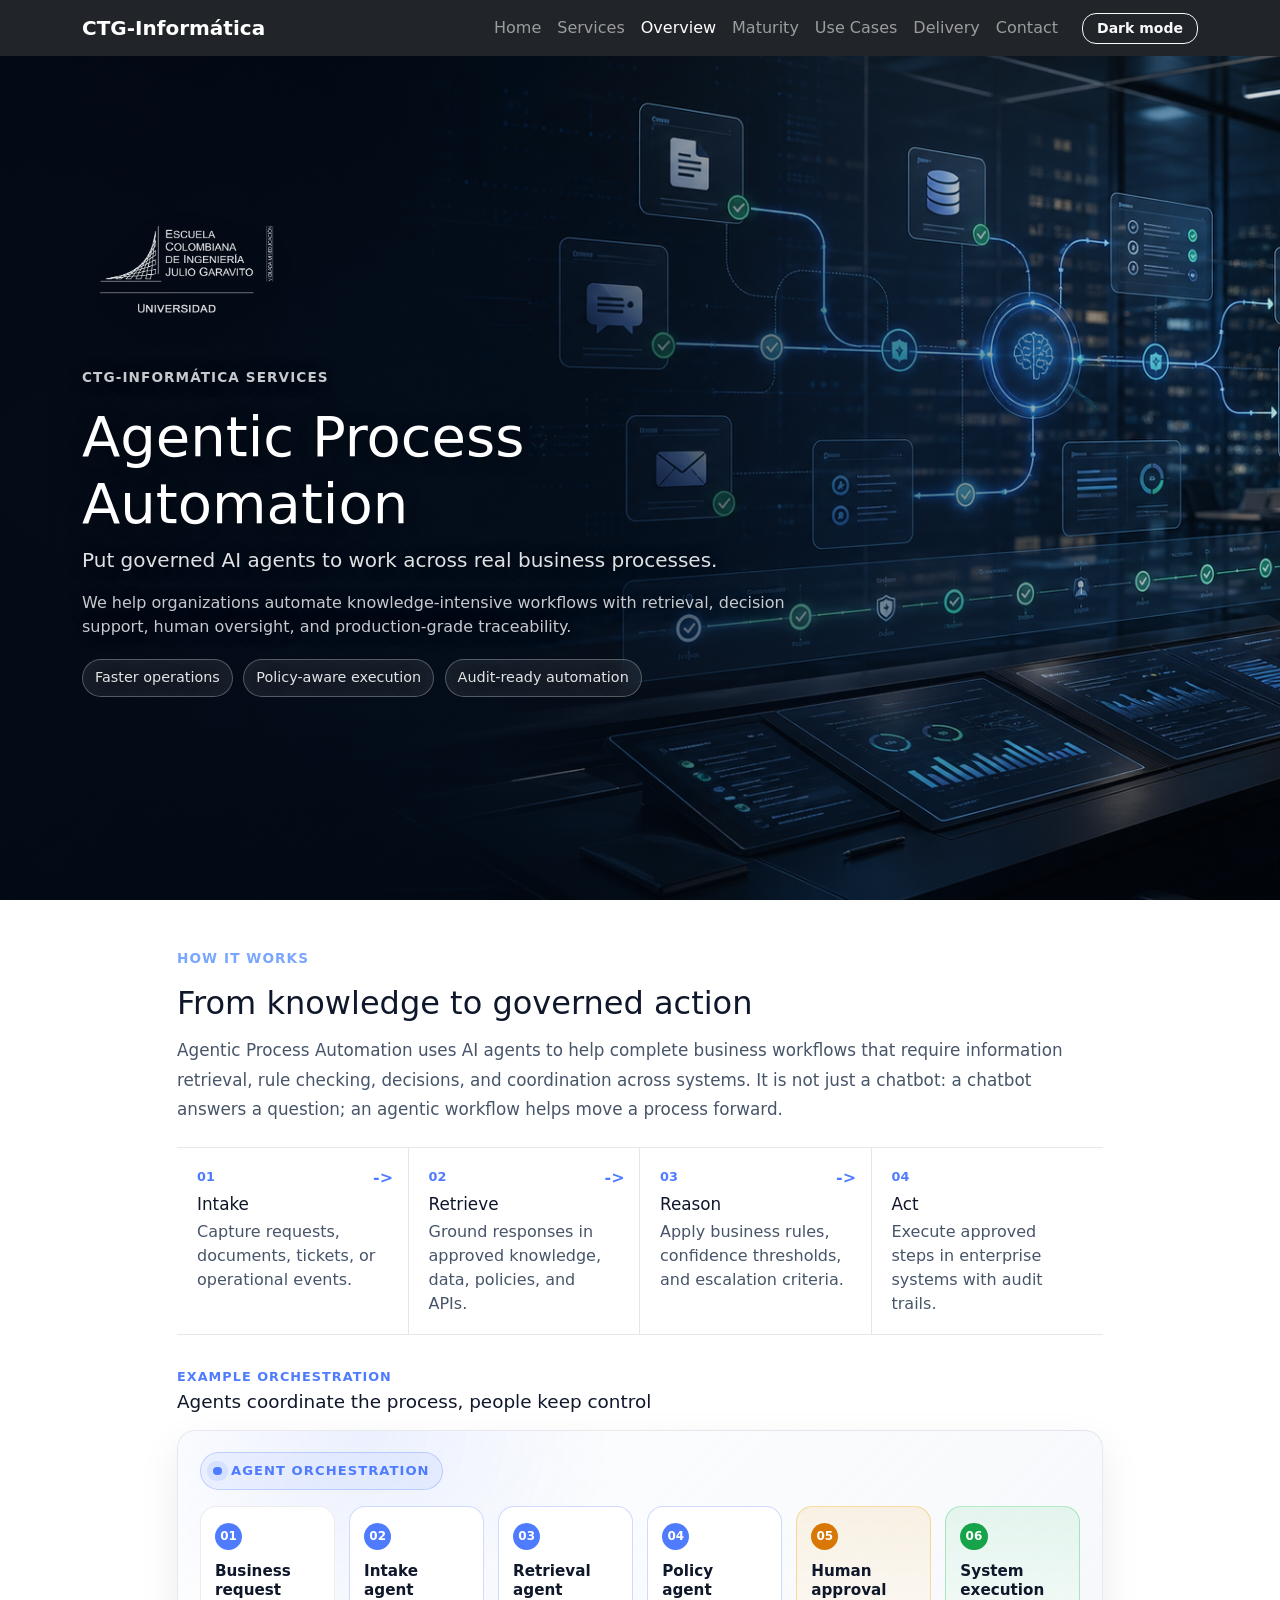
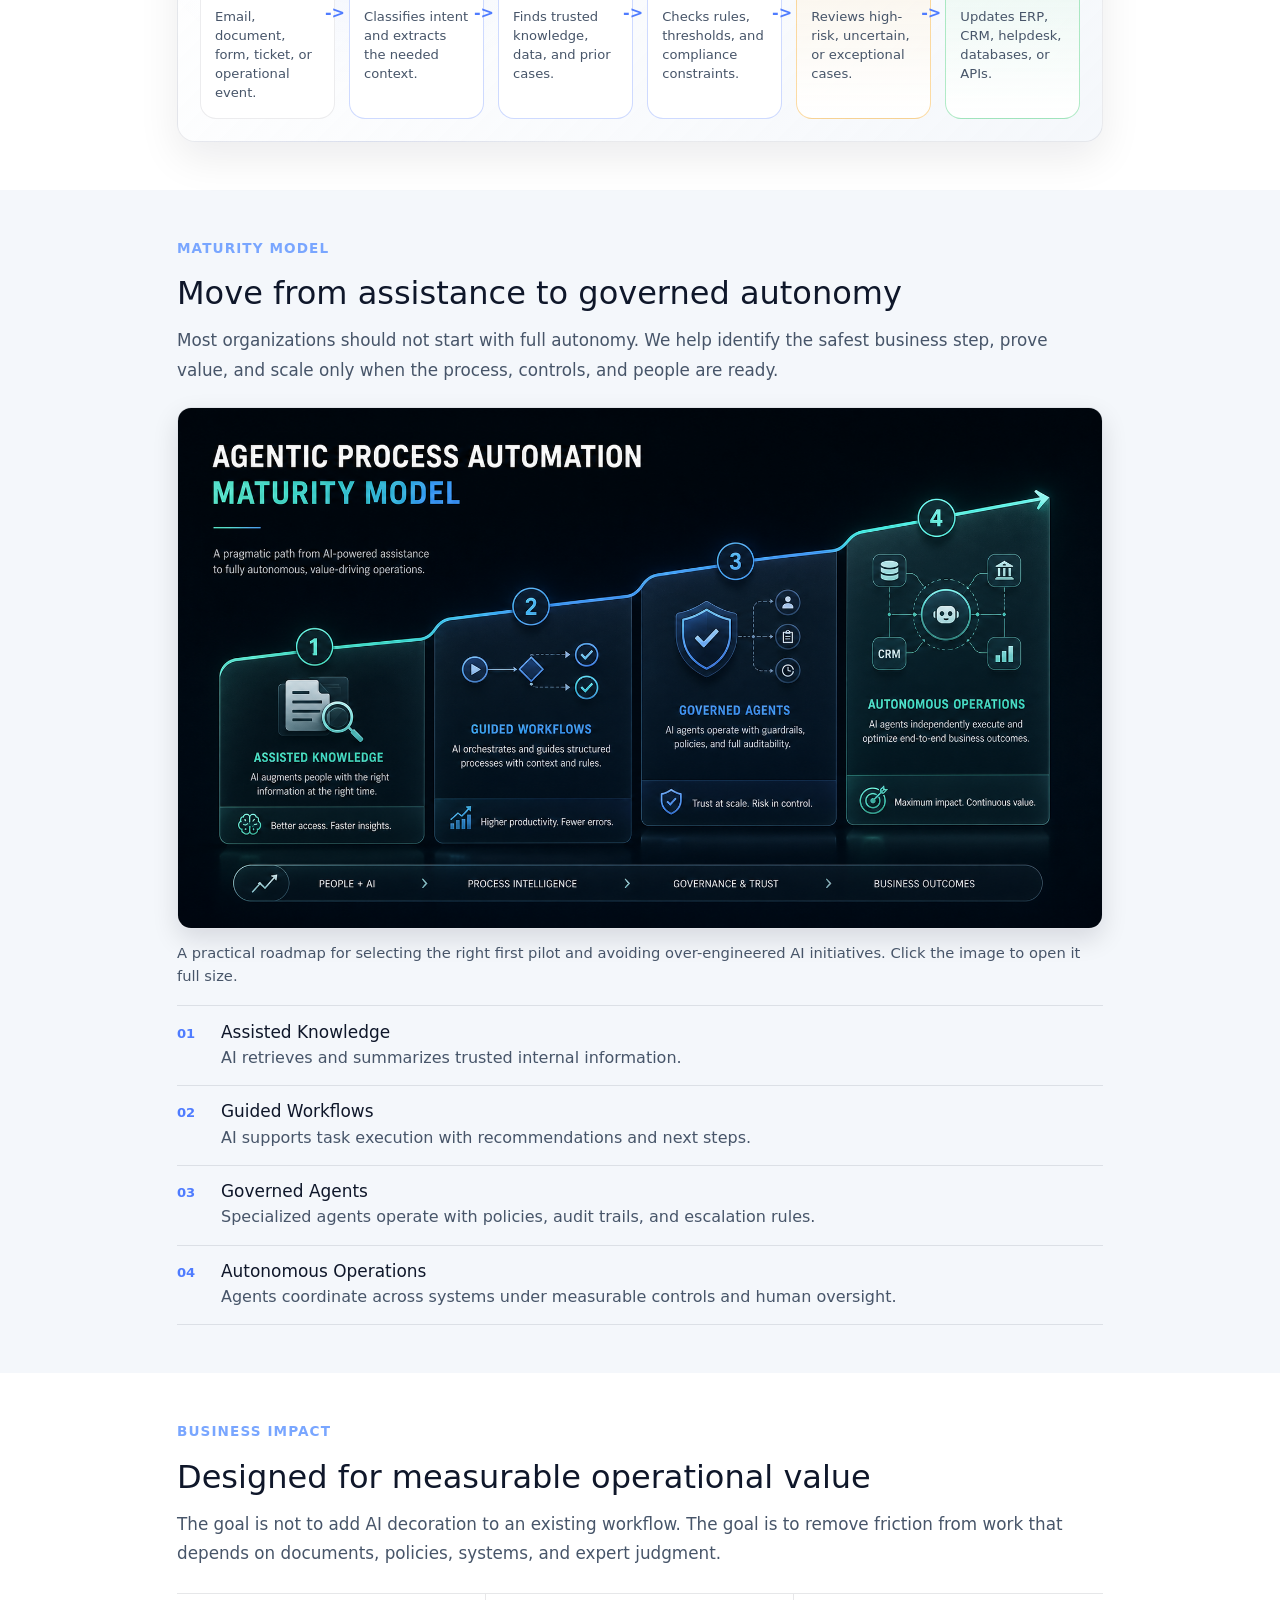
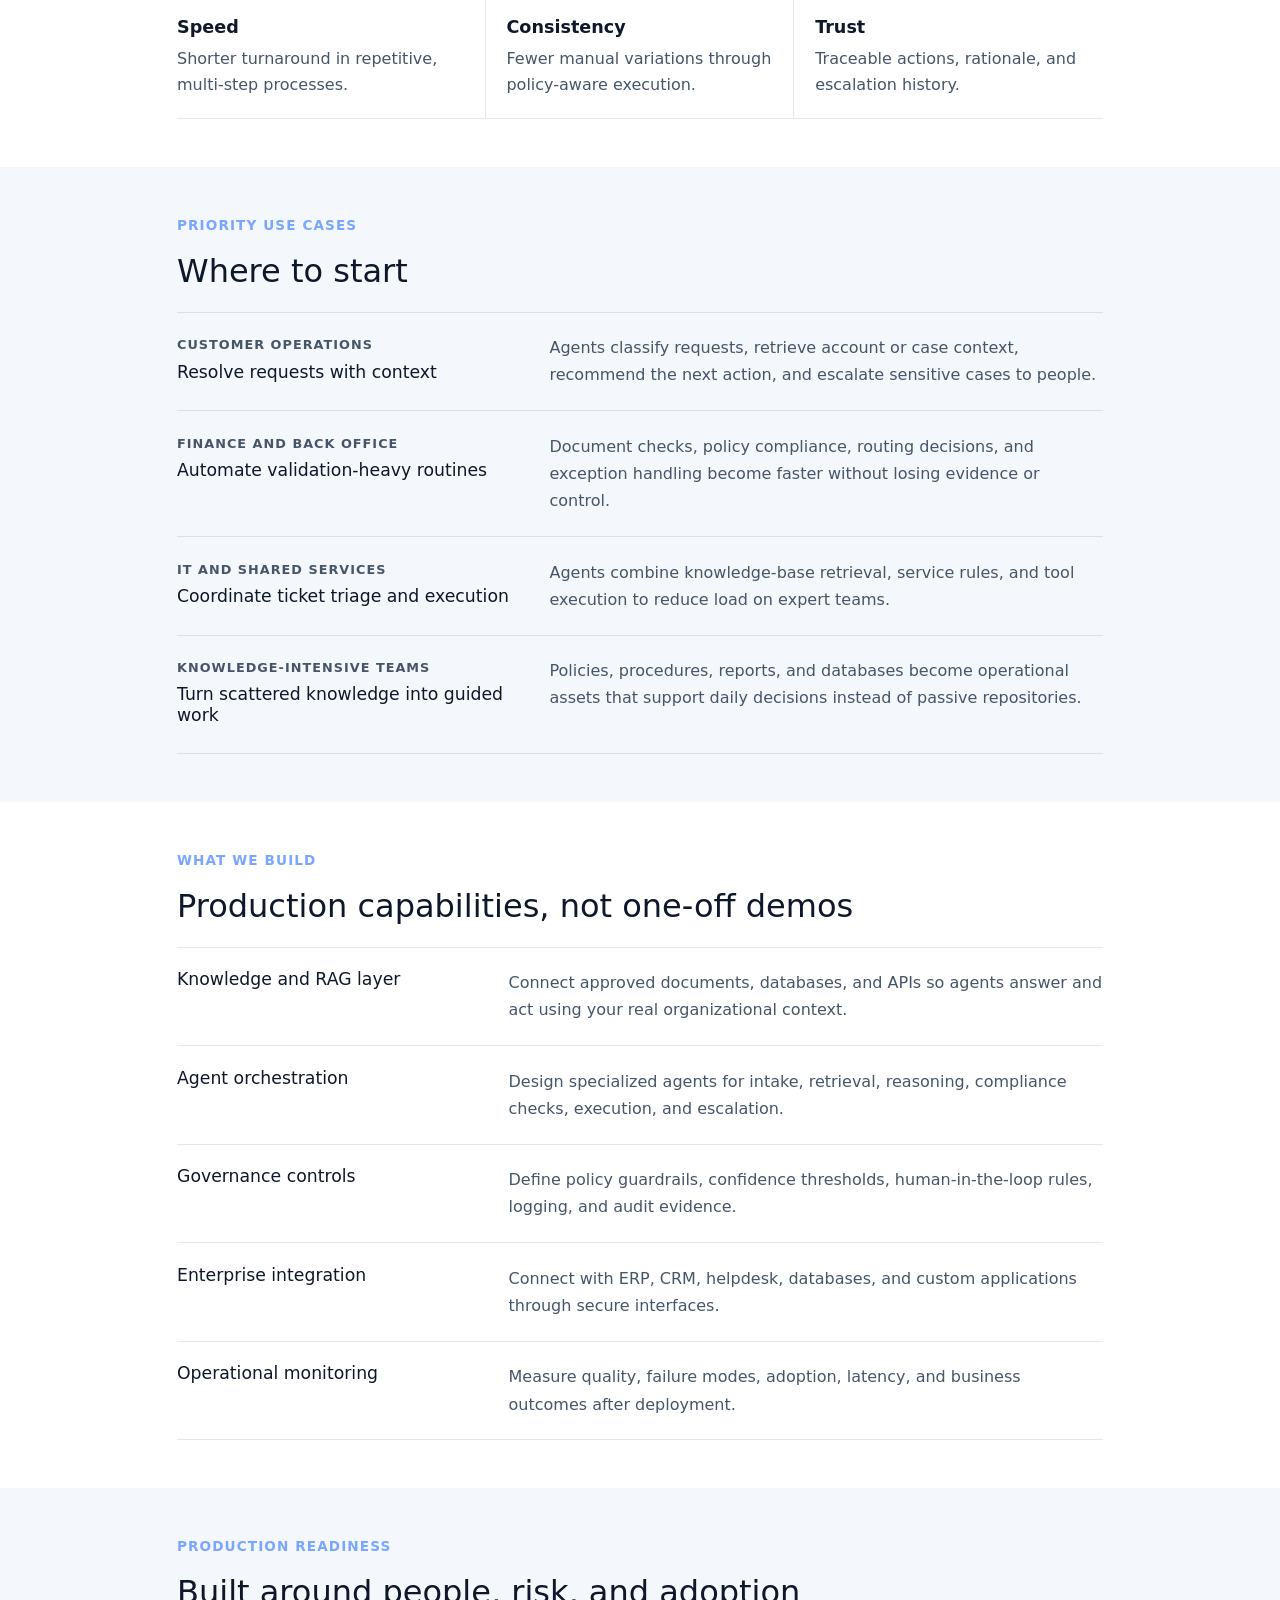
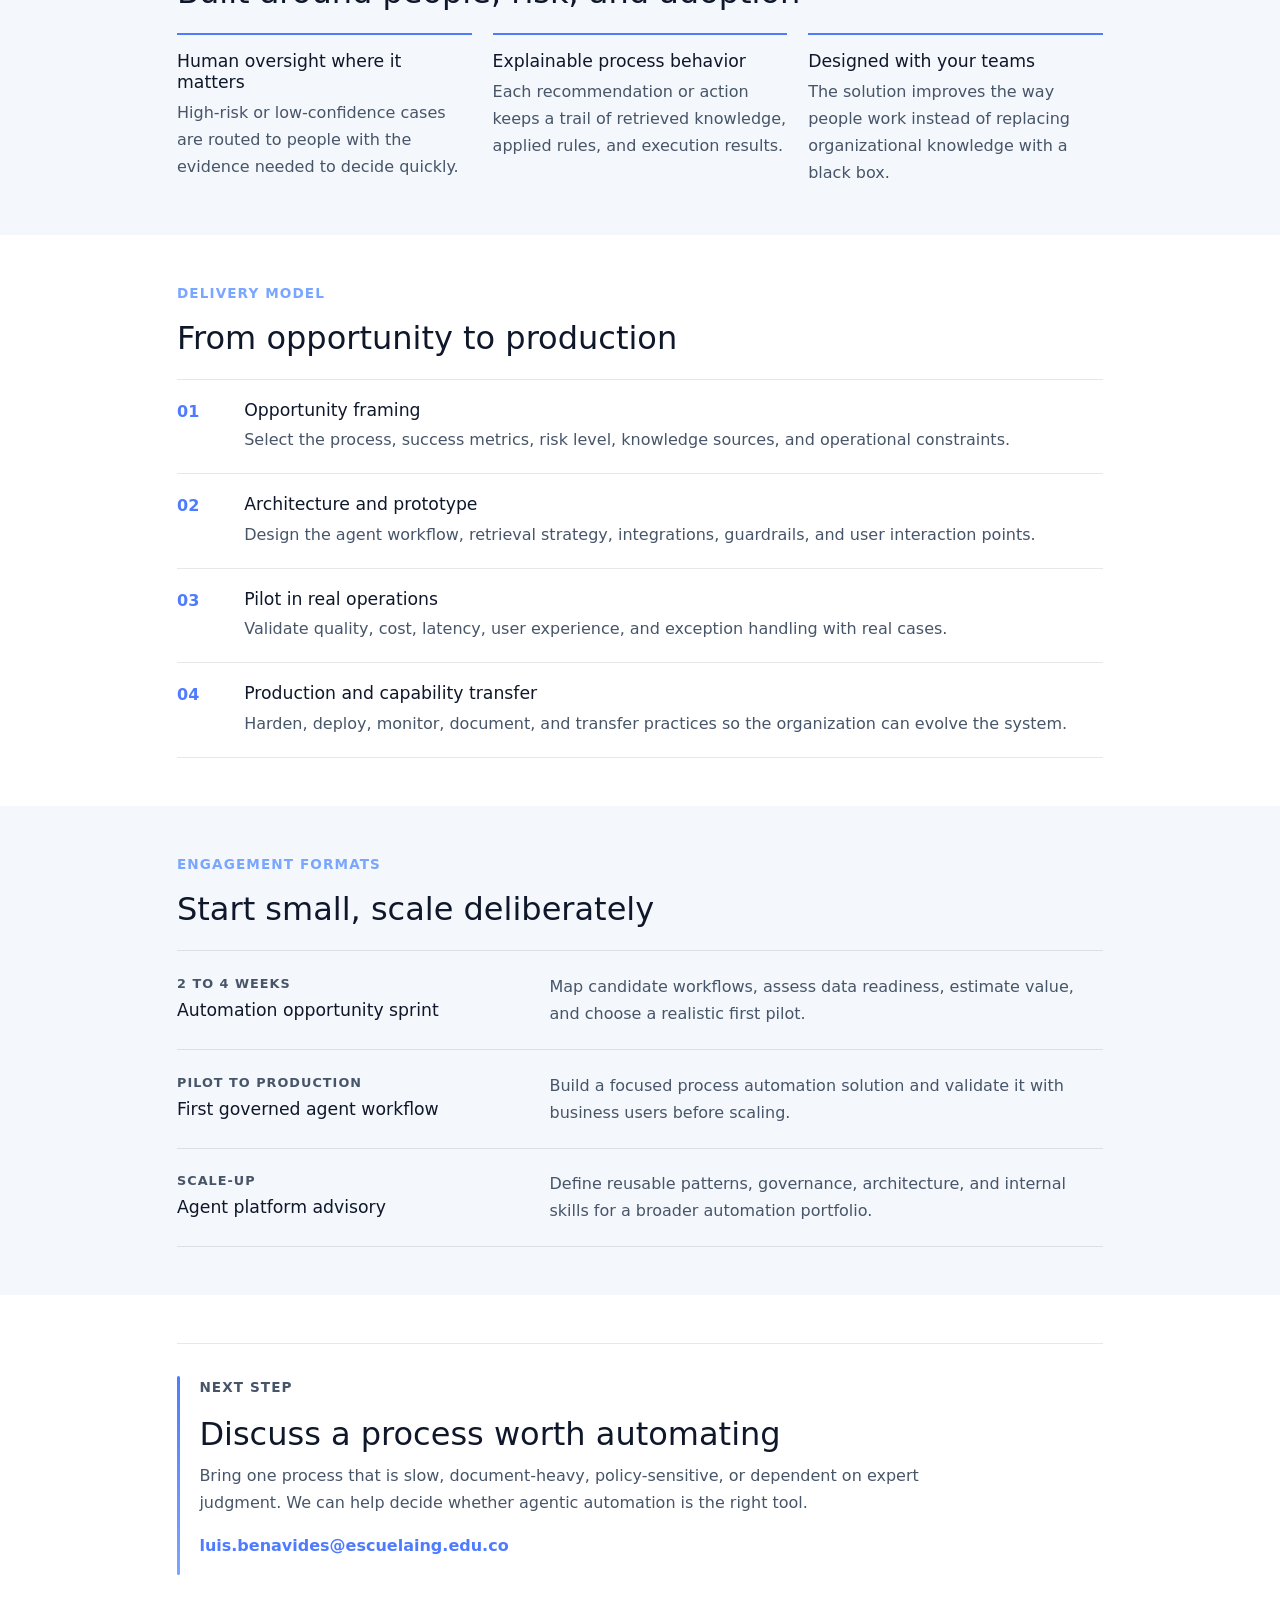
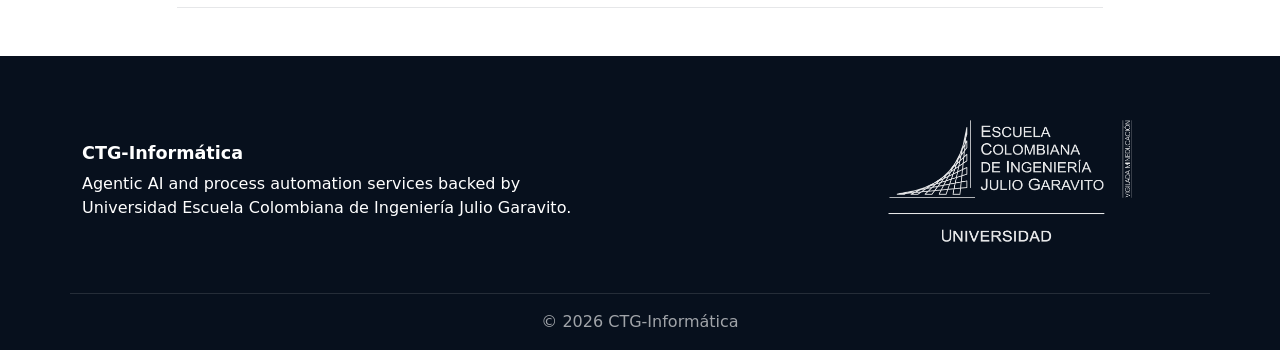
<file: agent-automation.html>
<!DOCTYPE html>
<html lang="en">
<head>
  <meta charset="UTF-8">
  <meta name="viewport" content="width=device-width, initial-scale=1">
  <title>CTG-Informática | Agentic Process Automation</title>
  <script>
    (function () {
      var storedTheme = null;
      try { storedTheme = localStorage.getItem('theme'); } catch (e) {}
      var systemDark = false;
      try { systemDark = window.matchMedia && window.matchMedia('(prefers-color-scheme: dark)').matches; } catch (e) {}
      if (storedTheme === 'dark' || (!storedTheme && systemDark)) {
        document.documentElement.setAttribute('data-theme', 'dark');
      }
    })();
  </script>
  <link href="https://cdn.jsdelivr.net/npm/bootstrap@5.3.3/dist/css/bootstrap.min.css" rel="stylesheet">
  <link href="assets/css/custom.css?v=20260527-landscape" rel="stylesheet">
</head>
<body data-bs-spy="scroll" data-bs-target="#mainNav">
<nav id="mainNav" class="navbar navbar-expand-lg navbar-dark bg-dark fixed-top">
  <div class="container">
    <a class="navbar-brand" href="index.html">CTG-Informática</a>
    <button class="navbar-toggler" data-bs-toggle="collapse" data-bs-target="#navContent">
      <span class="navbar-toggler-icon"></span>
    </button>
    <div class="collapse navbar-collapse" id="navContent">
      <ul class="navbar-nav ms-auto">
        <li class="nav-item"><a class="nav-link" href="index.html">Home</a></li>
        <li class="nav-item"><a class="nav-link" href="services.html">Services</a></li>
        <li class="nav-item"><a class="nav-link" href="#overview">Overview</a></li>
        <li class="nav-item"><a class="nav-link" href="#maturity">Maturity</a></li>
        <li class="nav-item"><a class="nav-link" href="#use-cases">Use Cases</a></li>
        <li class="nav-item"><a class="nav-link" href="#delivery">Delivery</a></li>
        <li class="nav-item"><a class="nav-link" href="#contact">Contact</a></li>
      </ul>
      <button id="themeToggle" class="btn btn-sm btn-outline-light theme-toggle ms-lg-3 mt-3 mt-lg-0" type="button" aria-label="Toggle color theme">Dark mode</button>
    </div>
  </div>
</nav>

<section id="overview" class="vh-100 d-flex align-items-center solution-hero agent-automation-hero">
  <div class="container">
    <div class="solution-hero-copy">
      <div class="hero-institutional-mark">
        <img src="assets/img/escuela-logo-white.png" width="260" alt="Universidad Escuela Colombiana de Ingeniería Julio Garavito">
      </div>
      <p class="solution-kicker">CTG-Informática Services</p>
      <h1 class="display-4">Agentic Process Automation</h1>
      <p class="lead">Put governed AI agents to work across real business processes.</p>
      <p>We help organizations automate knowledge-intensive workflows with retrieval, decision support, human oversight, and production-grade traceability.</p>
      <div class="solution-proof-strip">
        <span>Faster operations</span>
        <span>Policy-aware execution</span>
        <span>Audit-ready automation</span>
      </div>
    </div>
  </div>
</section>

<section id="how-it-works" class="py-5">
  <div class="container services-container">
    <p class="solution-eyebrow">How it works</p>
    <h2>From knowledge to governed action</h2>
    <p class="solution-section-lead">Agentic Process Automation uses AI agents to help complete business workflows that require information retrieval, rule checking, decisions, and coordination across systems. It is not just a chatbot: a chatbot answers a question; an agentic workflow helps move a process forward.</p>
    <div class="agent-flow" aria-label="Agentic process automation flow">
      <div class="agent-flow-step">
        <span class="agent-flow-index">01</span>
        <h3>Intake</h3>
        <p>Capture requests, documents, tickets, or operational events.</p>
      </div>
      <div class="agent-flow-step">
        <span class="agent-flow-index">02</span>
        <h3>Retrieve</h3>
        <p>Ground responses in approved knowledge, data, policies, and APIs.</p>
      </div>
      <div class="agent-flow-step">
        <span class="agent-flow-index">03</span>
        <h3>Reason</h3>
        <p>Apply business rules, confidence thresholds, and escalation criteria.</p>
      </div>
      <div class="agent-flow-step">
        <span class="agent-flow-index">04</span>
        <h3>Act</h3>
        <p>Execute approved steps in enterprise systems with audit trails.</p>
      </div>
    </div>
    <div class="orchestration-example">
      <p class="solution-row-meta">Example orchestration</p>
      <h3>Agents coordinate the process, people keep control</h3>
      <div class="orchestration-diagram" aria-label="Example process with orchestrated agents collaborating with humans">
        <div class="orchestration-hub">Agent Orchestration</div>
        <div class="orchestration-track">
          <article class="orchestration-node request">
            <span>01</span>
            <strong>Business request</strong>
            <small>Email, document, form, ticket, or operational event.</small>
          </article>
          <article class="orchestration-node agent">
            <span>02</span>
            <strong>Intake agent</strong>
            <small>Classifies intent and extracts the needed context.</small>
          </article>
          <article class="orchestration-node agent">
            <span>03</span>
            <strong>Retrieval agent</strong>
            <small>Finds trusted knowledge, data, and prior cases.</small>
          </article>
          <article class="orchestration-node agent">
            <span>04</span>
            <strong>Policy agent</strong>
            <small>Checks rules, thresholds, and compliance constraints.</small>
          </article>
          <article class="orchestration-node human">
            <span>05</span>
            <strong>Human approval</strong>
            <small>Reviews high-risk, uncertain, or exceptional cases.</small>
          </article>
          <article class="orchestration-node system">
            <span>06</span>
            <strong>System execution</strong>
            <small>Updates ERP, CRM, helpdesk, databases, or APIs.</small>
          </article>
        </div>
      </div>
    </div>
  </div>
</section>

<section id="maturity" class="py-5 bg-light">
  <div class="container services-container">
    <p class="solution-eyebrow">Maturity model</p>
    <h2>Move from assistance to governed autonomy</h2>
    <p class="solution-section-lead">Most organizations should not start with full autonomy. We help identify the safest business step, prove value, and scale only when the process, controls, and people are ready.</p>
    <figure class="solution-figure solution-figure-wide">
      <a href="assets/img/solutions/agentic-maturity-model.png" target="_blank" rel="noopener">
        <img class="solution-image" src="assets/img/solutions/agentic-maturity-model.png" alt="Agentic process automation maturity model">
      </a>
      <figcaption>A practical roadmap for selecting the right first pilot and avoiding over-engineered AI initiatives. Click the image to open it full size.</figcaption>
    </figure>
    <div class="maturity-ladder">
      <article class="maturity-row">
        <h3><span>01</span> Assisted Knowledge</h3>
        <p>AI retrieves and summarizes trusted internal information.</p>
      </article>
      <article class="maturity-row">
        <h3><span>02</span> Guided Workflows</h3>
        <p>AI supports task execution with recommendations and next steps.</p>
      </article>
      <article class="maturity-row">
        <h3><span>03</span> Governed Agents</h3>
        <p>Specialized agents operate with policies, audit trails, and escalation rules.</p>
      </article>
      <article class="maturity-row">
        <h3><span>04</span> Autonomous Operations</h3>
        <p>Agents coordinate across systems under measurable controls and human oversight.</p>
      </article>
    </div>
  </div>
</section>

<section class="py-5">
  <div class="container services-container">
    <p class="solution-eyebrow">Business impact</p>
    <h2>Designed for measurable operational value</h2>
    <p class="solution-section-lead">The goal is not to add AI decoration to an existing workflow. The goal is to remove friction from work that depends on documents, policies, systems, and expert judgment.</p>
    <div class="outcome-strip">
      <div class="outcome-metric">
        <strong>Speed</strong>
        <span>Shorter turnaround in repetitive, multi-step processes.</span>
      </div>
      <div class="outcome-metric">
        <strong>Consistency</strong>
        <span>Fewer manual variations through policy-aware execution.</span>
      </div>
      <div class="outcome-metric">
        <strong>Trust</strong>
        <span>Traceable actions, rationale, and escalation history.</span>
      </div>
    </div>
  </div>
</section>

<section id="use-cases" class="py-5 bg-light">
  <div class="container services-container">
    <p class="solution-eyebrow">Priority use cases</p>
    <h2>Where to start</h2>
    <div class="solution-row-list">
      <article class="solution-row">
        <div>
          <p class="solution-row-meta">Customer operations</p>
          <h3>Resolve requests with context</h3>
        </div>
        <p>Agents classify requests, retrieve account or case context, recommend the next action, and escalate sensitive cases to people.</p>
      </article>
      <article class="solution-row">
        <div>
          <p class="solution-row-meta">Finance and back office</p>
          <h3>Automate validation-heavy routines</h3>
        </div>
        <p>Document checks, policy compliance, routing decisions, and exception handling become faster without losing evidence or control.</p>
      </article>
      <article class="solution-row">
        <div>
          <p class="solution-row-meta">IT and shared services</p>
          <h3>Coordinate ticket triage and execution</h3>
        </div>
        <p>Agents combine knowledge-base retrieval, service rules, and tool execution to reduce load on expert teams.</p>
      </article>
      <article class="solution-row">
        <div>
          <p class="solution-row-meta">Knowledge-intensive teams</p>
          <h3>Turn scattered knowledge into guided work</h3>
        </div>
        <p>Policies, procedures, reports, and databases become operational assets that support daily decisions instead of passive repositories.</p>
      </article>
    </div>
  </div>
</section>

<section id="capabilities" class="py-5">
  <div class="container services-container">
    <p class="solution-eyebrow">What we build</p>
    <h2>Production capabilities, not one-off demos</h2>
    <div class="solution-row-list">
      <article class="solution-row compact">
        <h3>Knowledge and RAG layer</h3>
        <p>Connect approved documents, databases, and APIs so agents answer and act using your real organizational context.</p>
      </article>
      <article class="solution-row compact">
        <h3>Agent orchestration</h3>
        <p>Design specialized agents for intake, retrieval, reasoning, compliance checks, execution, and escalation.</p>
      </article>
      <article class="solution-row compact">
        <h3>Governance controls</h3>
        <p>Define policy guardrails, confidence thresholds, human-in-the-loop rules, logging, and audit evidence.</p>
      </article>
      <article class="solution-row compact">
        <h3>Enterprise integration</h3>
        <p>Connect with ERP, CRM, helpdesk, databases, and custom applications through secure interfaces.</p>
      </article>
      <article class="solution-row compact">
        <h3>Operational monitoring</h3>
        <p>Measure quality, failure modes, adoption, latency, and business outcomes after deployment.</p>
      </article>
    </div>
  </div>
</section>

<section id="production" class="py-5 bg-light">
  <div class="container services-container">
    <p class="solution-eyebrow">Production readiness</p>
    <h2>Built around people, risk, and adoption</h2>
    <div class="production-grid">
      <article>
        <h3>Human oversight where it matters</h3>
        <p>High-risk or low-confidence cases are routed to people with the evidence needed to decide quickly.</p>
      </article>
      <article>
        <h3>Explainable process behavior</h3>
        <p>Each recommendation or action keeps a trail of retrieved knowledge, applied rules, and execution results.</p>
      </article>
      <article>
        <h3>Designed with your teams</h3>
        <p>The solution improves the way people work instead of replacing organizational knowledge with a black box.</p>
      </article>
    </div>
  </div>
</section>

<section id="delivery" class="py-5">
  <div class="container services-container">
    <p class="solution-eyebrow">Delivery model</p>
    <h2>From opportunity to production</h2>
    <div class="phase-list">
      <article class="phase-row">
        <span>01</span>
        <div>
          <h3>Opportunity framing</h3>
          <p>Select the process, success metrics, risk level, knowledge sources, and operational constraints.</p>
        </div>
      </article>
      <article class="phase-row">
        <span>02</span>
        <div>
          <h3>Architecture and prototype</h3>
          <p>Design the agent workflow, retrieval strategy, integrations, guardrails, and user interaction points.</p>
        </div>
      </article>
      <article class="phase-row">
        <span>03</span>
        <div>
          <h3>Pilot in real operations</h3>
          <p>Validate quality, cost, latency, user experience, and exception handling with real cases.</p>
        </div>
      </article>
      <article class="phase-row">
        <span>04</span>
        <div>
          <h3>Production and capability transfer</h3>
          <p>Harden, deploy, monitor, document, and transfer practices so the organization can evolve the system.</p>
        </div>
      </article>
    </div>
  </div>
</section>

<section id="engagement" class="py-5 bg-light">
  <div class="container services-container">
    <p class="solution-eyebrow">Engagement formats</p>
    <h2>Start small, scale deliberately</h2>
    <div class="solution-row-list">
      <article class="solution-row">
        <div>
          <p class="solution-row-meta">2 to 4 weeks</p>
          <h3>Automation opportunity sprint</h3>
        </div>
        <p>Map candidate workflows, assess data readiness, estimate value, and choose a realistic first pilot.</p>
      </article>
      <article class="solution-row">
        <div>
          <p class="solution-row-meta">Pilot to production</p>
          <h3>First governed agent workflow</h3>
        </div>
        <p>Build a focused process automation solution and validate it with business users before scaling.</p>
      </article>
      <article class="solution-row">
        <div>
          <p class="solution-row-meta">Scale-up</p>
          <h3>Agent platform advisory</h3>
        </div>
        <p>Define reusable patterns, governance, architecture, and internal skills for a broader automation portfolio.</p>
      </article>
    </div>
  </div>
</section>

<section id="contact" class="py-5 solution-contact-section">
  <div class="container services-container">
    <div class="contact-note contact-note-final">
      <p class="solution-eyebrow">Next step</p>
      <h2>Discuss a process worth automating</h2>
      <p>Bring one process that is slow, document-heavy, policy-sensitive, or dependent on expert judgment. We can help decide whether agentic automation is the right tool.</p>
      <p><a href="mailto:luis.benavides@escuelaing.edu.co?subject=Agentic%20Process%20Automation%20Consulting">luis.benavides@escuelaing.edu.co</a></p>
    </div>
  </div>
</section>

<footer class="site-institutional-footer text-white">
  <div class="container footer-institutional-content">
    <div>
      <p class="footer-group">CTG-Informática</p>
      <p>Agentic AI and process automation services backed by Universidad Escuela Colombiana de Ingeniería Julio Garavito.</p>
    </div>
    <img class="footer-school-logo" src="assets/img/escuela-logo-white.png" width="360" alt="Universidad Escuela Colombiana de Ingeniería Julio Garavito">
  </div>
  <p class="footer-copy">© 2026 CTG-Informática</p>
</footer>

<script src="https://cdn.jsdelivr.net/npm/bootstrap@5.3.3/dist/js/bootstrap.bundle.min.js"></script>
<script src="assets/js/main.js"></script>
</body>
</html>
</file>
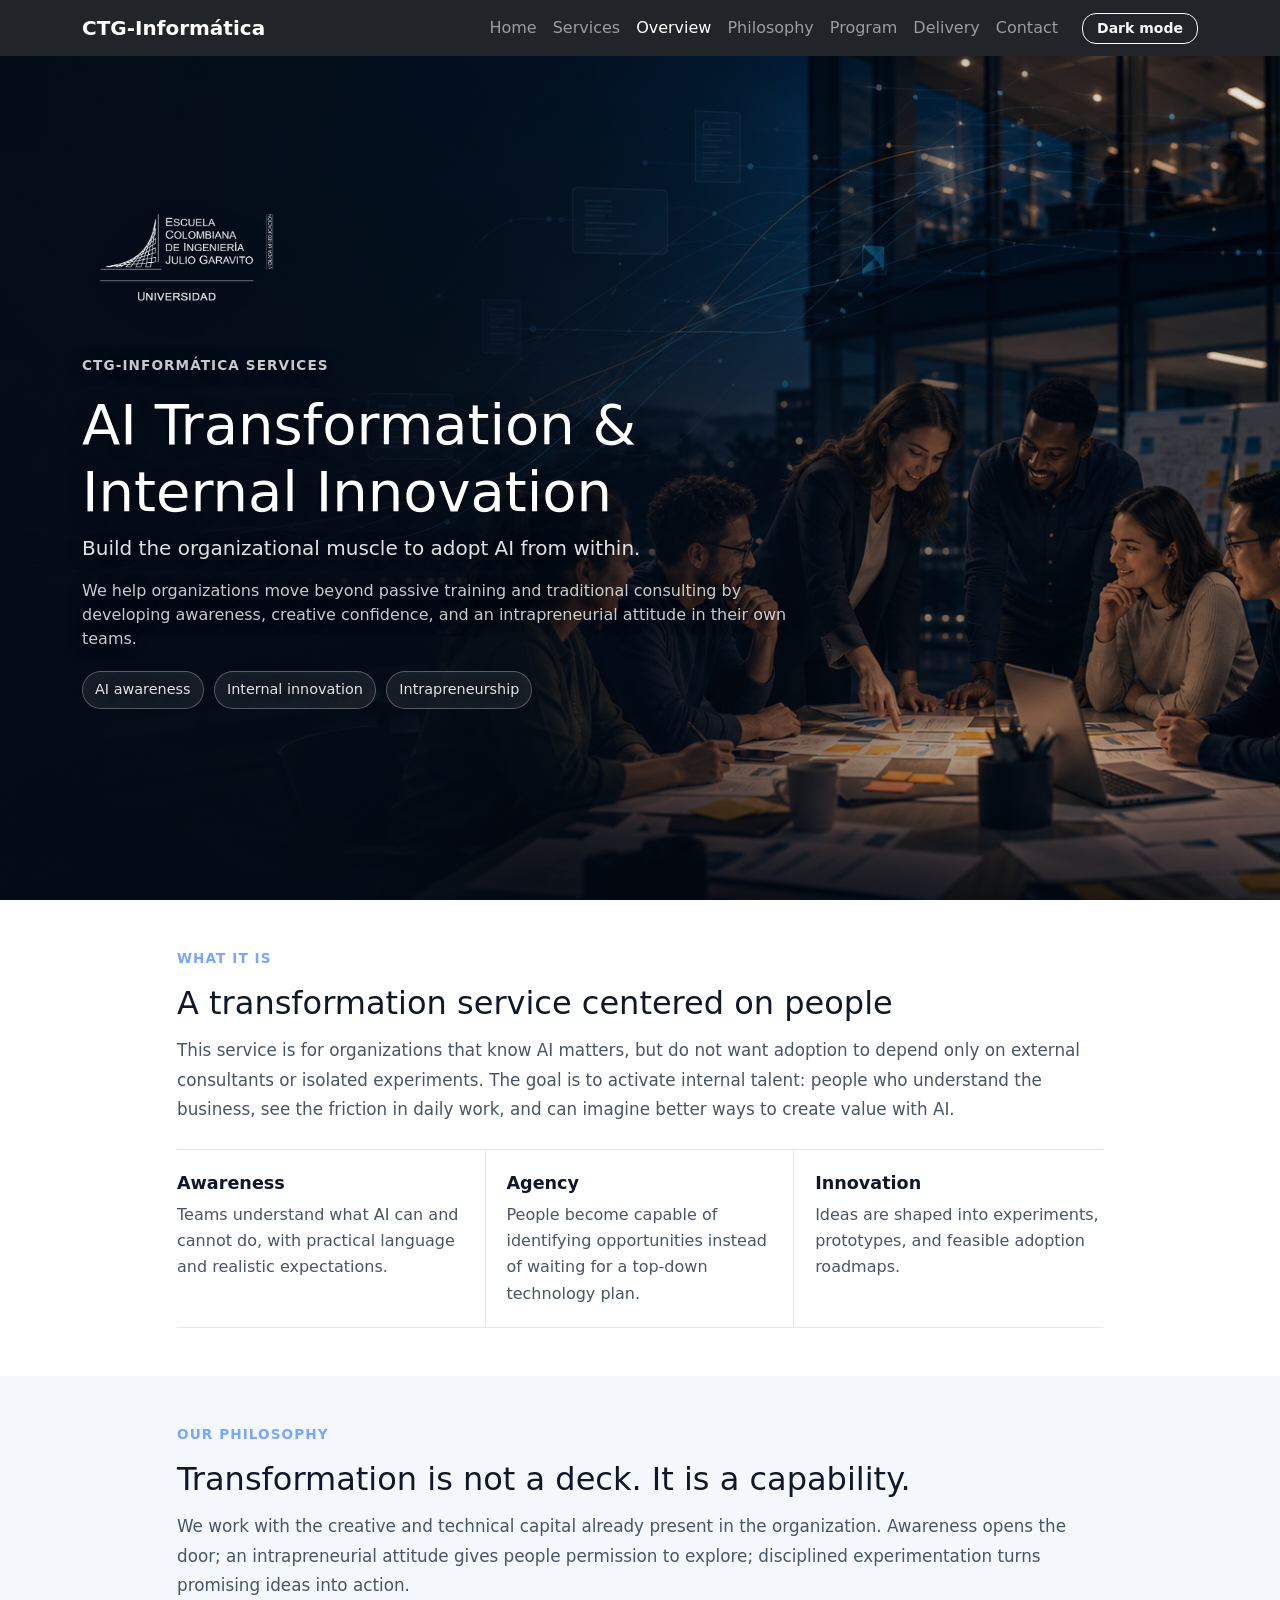
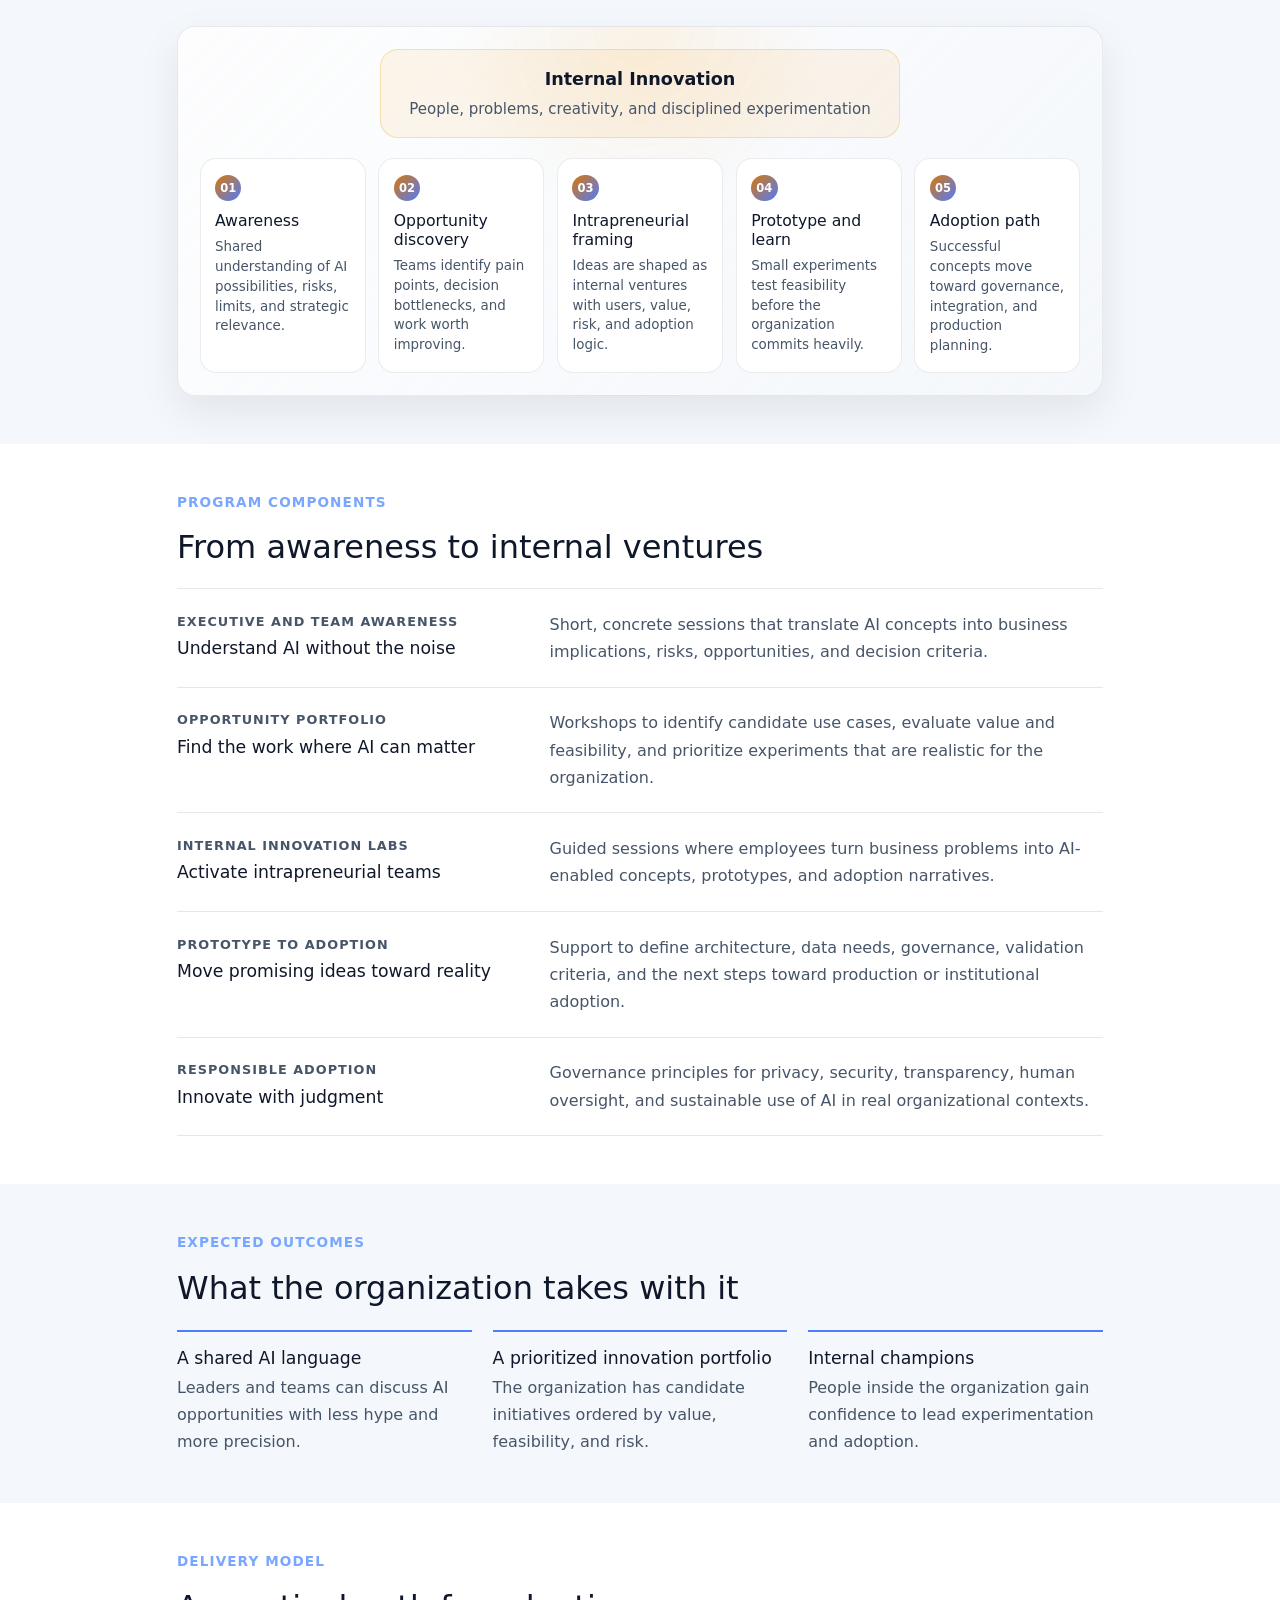
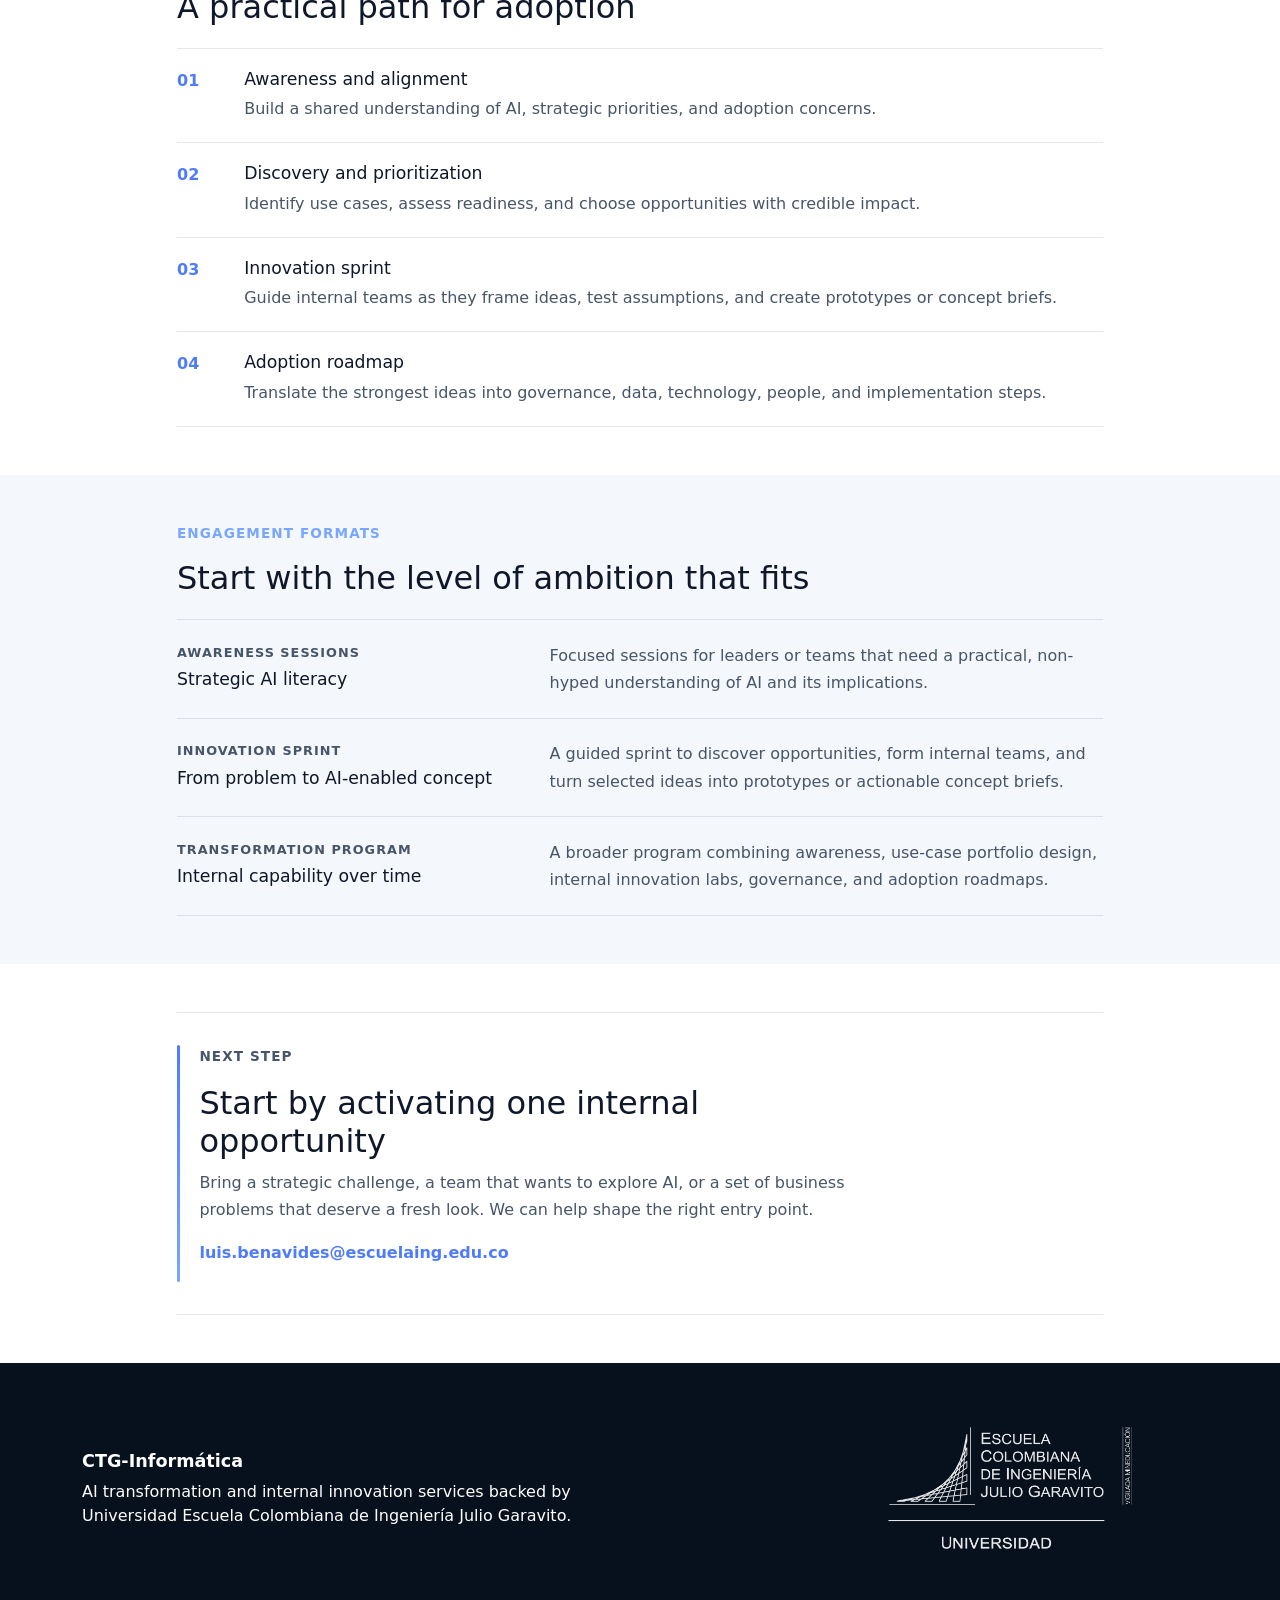
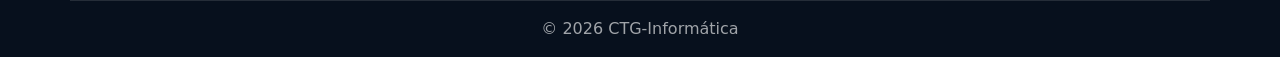
<file: ai-transformation.html>
<!DOCTYPE html>
<html lang="en">
<head>
  <meta charset="UTF-8">
  <meta name="viewport" content="width=device-width, initial-scale=1">
  <title>CTG-Informática | AI Transformation & Internal Innovation</title>
  <script>
    (function () {
      var storedTheme = null;
      try { storedTheme = localStorage.getItem('theme'); } catch (e) {}
      var systemDark = false;
      try { systemDark = window.matchMedia && window.matchMedia('(prefers-color-scheme: dark)').matches; } catch (e) {}
      if (storedTheme === 'dark' || (!storedTheme && systemDark)) {
        document.documentElement.setAttribute('data-theme', 'dark');
      }
    })();
  </script>
  <link href="https://cdn.jsdelivr.net/npm/bootstrap@5.3.3/dist/css/bootstrap.min.css" rel="stylesheet">
  <link href="assets/css/custom.css?v=20260527-landscape" rel="stylesheet">
</head>
<body data-bs-spy="scroll" data-bs-target="#mainNav">
<nav id="mainNav" class="navbar navbar-expand-lg navbar-dark bg-dark fixed-top">
  <div class="container">
    <a class="navbar-brand" href="index.html">CTG-Informática</a>
    <button class="navbar-toggler" data-bs-toggle="collapse" data-bs-target="#navContent">
      <span class="navbar-toggler-icon"></span>
    </button>
    <div class="collapse navbar-collapse" id="navContent">
      <ul class="navbar-nav ms-auto">
        <li class="nav-item"><a class="nav-link" href="index.html">Home</a></li>
        <li class="nav-item"><a class="nav-link" href="services.html">Services</a></li>
        <li class="nav-item"><a class="nav-link" href="#overview">Overview</a></li>
        <li class="nav-item"><a class="nav-link" href="#philosophy">Philosophy</a></li>
        <li class="nav-item"><a class="nav-link" href="#program">Program</a></li>
        <li class="nav-item"><a class="nav-link" href="#delivery">Delivery</a></li>
        <li class="nav-item"><a class="nav-link" href="#contact">Contact</a></li>
      </ul>
      <button id="themeToggle" class="btn btn-sm btn-outline-light theme-toggle ms-lg-3 mt-3 mt-lg-0" type="button" aria-label="Toggle color theme">Dark mode</button>
    </div>
  </div>
</nav>

<section id="overview" class="vh-100 d-flex align-items-center solution-hero ai-transformation-hero">
  <div class="container">
    <div class="solution-hero-copy">
      <div class="hero-institutional-mark">
        <img src="assets/img/escuela-logo-white.png" width="260" alt="Universidad Escuela Colombiana de Ingeniería Julio Garavito">
      </div>
      <p class="solution-kicker">CTG-Informática Services</p>
      <h1 class="display-4">AI Transformation & Internal Innovation</h1>
      <p class="lead">Build the organizational muscle to adopt AI from within.</p>
      <p>We help organizations move beyond passive training and traditional consulting by developing awareness, creative confidence, and an intrapreneurial attitude in their own teams.</p>
      <div class="solution-proof-strip">
        <span>AI awareness</span>
        <span>Internal innovation</span>
        <span>Intrapreneurship</span>
      </div>
    </div>
  </div>
</section>

<section id="what-it-is" class="py-5">
  <div class="container services-container">
    <p class="solution-eyebrow">What it is</p>
    <h2>A transformation service centered on people</h2>
    <p class="solution-section-lead">This service is for organizations that know AI matters, but do not want adoption to depend only on external consultants or isolated experiments. The goal is to activate internal talent: people who understand the business, see the friction in daily work, and can imagine better ways to create value with AI.</p>
    <div class="outcome-strip">
      <div class="outcome-metric">
        <strong>Awareness</strong>
        <span>Teams understand what AI can and cannot do, with practical language and realistic expectations.</span>
      </div>
      <div class="outcome-metric">
        <strong>Agency</strong>
        <span>People become capable of identifying opportunities instead of waiting for a top-down technology plan.</span>
      </div>
      <div class="outcome-metric">
        <strong>Innovation</strong>
        <span>Ideas are shaped into experiments, prototypes, and feasible adoption roadmaps.</span>
      </div>
    </div>
  </div>
</section>

<section id="philosophy" class="py-5 bg-light">
  <div class="container services-container">
    <p class="solution-eyebrow">Our philosophy</p>
    <h2>Transformation is not a deck. It is a capability.</h2>
    <p class="solution-section-lead">We work with the creative and technical capital already present in the organization. Awareness opens the door; an intrapreneurial attitude gives people permission to explore; disciplined experimentation turns promising ideas into action.</p>
    <div class="transformation-loop" aria-label="Internal AI innovation operating model">
      <div class="loop-center">
        <strong>Internal Innovation</strong>
        <span>People, problems, creativity, and disciplined experimentation</span>
      </div>
      <div class="loop-steps">
        <article class="loop-step">
          <span>01</span>
          <h3>Awareness</h3>
          <p>Shared understanding of AI possibilities, risks, limits, and strategic relevance.</p>
        </article>
        <article class="loop-step">
          <span>02</span>
          <h3>Opportunity discovery</h3>
          <p>Teams identify pain points, decision bottlenecks, and work worth improving.</p>
        </article>
        <article class="loop-step">
          <span>03</span>
          <h3>Intrapreneurial framing</h3>
          <p>Ideas are shaped as internal ventures with users, value, risk, and adoption logic.</p>
        </article>
        <article class="loop-step">
          <span>04</span>
          <h3>Prototype and learn</h3>
          <p>Small experiments test feasibility before the organization commits heavily.</p>
        </article>
        <article class="loop-step">
          <span>05</span>
          <h3>Adoption path</h3>
          <p>Successful concepts move toward governance, integration, and production planning.</p>
        </article>
      </div>
    </div>
  </div>
</section>

<section id="program" class="py-5">
  <div class="container services-container">
    <p class="solution-eyebrow">Program components</p>
    <h2>From awareness to internal ventures</h2>
    <div class="solution-row-list">
      <article class="solution-row">
        <div>
          <p class="solution-row-meta">Executive and team awareness</p>
          <h3>Understand AI without the noise</h3>
        </div>
        <p>Short, concrete sessions that translate AI concepts into business implications, risks, opportunities, and decision criteria.</p>
      </article>
      <article class="solution-row">
        <div>
          <p class="solution-row-meta">Opportunity portfolio</p>
          <h3>Find the work where AI can matter</h3>
        </div>
        <p>Workshops to identify candidate use cases, evaluate value and feasibility, and prioritize experiments that are realistic for the organization.</p>
      </article>
      <article class="solution-row">
        <div>
          <p class="solution-row-meta">Internal innovation labs</p>
          <h3>Activate intrapreneurial teams</h3>
        </div>
        <p>Guided sessions where employees turn business problems into AI-enabled concepts, prototypes, and adoption narratives.</p>
      </article>
      <article class="solution-row">
        <div>
          <p class="solution-row-meta">Prototype to adoption</p>
          <h3>Move promising ideas toward reality</h3>
        </div>
        <p>Support to define architecture, data needs, governance, validation criteria, and the next steps toward production or institutional adoption.</p>
      </article>
      <article class="solution-row">
        <div>
          <p class="solution-row-meta">Responsible adoption</p>
          <h3>Innovate with judgment</h3>
        </div>
        <p>Governance principles for privacy, security, transparency, human oversight, and sustainable use of AI in real organizational contexts.</p>
      </article>
    </div>
  </div>
</section>

<section id="outcomes" class="py-5 bg-light">
  <div class="container services-container">
    <p class="solution-eyebrow">Expected outcomes</p>
    <h2>What the organization takes with it</h2>
    <div class="production-grid">
      <article>
        <h3>A shared AI language</h3>
        <p>Leaders and teams can discuss AI opportunities with less hype and more precision.</p>
      </article>
      <article>
        <h3>A prioritized innovation portfolio</h3>
        <p>The organization has candidate initiatives ordered by value, feasibility, and risk.</p>
      </article>
      <article>
        <h3>Internal champions</h3>
        <p>People inside the organization gain confidence to lead experimentation and adoption.</p>
      </article>
    </div>
  </div>
</section>

<section id="delivery" class="py-5">
  <div class="container services-container">
    <p class="solution-eyebrow">Delivery model</p>
    <h2>A practical path for adoption</h2>
    <div class="phase-list">
      <article class="phase-row">
        <span>01</span>
        <div>
          <h3>Awareness and alignment</h3>
          <p>Build a shared understanding of AI, strategic priorities, and adoption concerns.</p>
        </div>
      </article>
      <article class="phase-row">
        <span>02</span>
        <div>
          <h3>Discovery and prioritization</h3>
          <p>Identify use cases, assess readiness, and choose opportunities with credible impact.</p>
        </div>
      </article>
      <article class="phase-row">
        <span>03</span>
        <div>
          <h3>Innovation sprint</h3>
          <p>Guide internal teams as they frame ideas, test assumptions, and create prototypes or concept briefs.</p>
        </div>
      </article>
      <article class="phase-row">
        <span>04</span>
        <div>
          <h3>Adoption roadmap</h3>
          <p>Translate the strongest ideas into governance, data, technology, people, and implementation steps.</p>
        </div>
      </article>
    </div>
  </div>
</section>

<section id="engagement" class="py-5 bg-light">
  <div class="container services-container">
    <p class="solution-eyebrow">Engagement formats</p>
    <h2>Start with the level of ambition that fits</h2>
    <div class="solution-row-list">
      <article class="solution-row">
        <div>
          <p class="solution-row-meta">Awareness sessions</p>
          <h3>Strategic AI literacy</h3>
        </div>
        <p>Focused sessions for leaders or teams that need a practical, non-hyped understanding of AI and its implications.</p>
      </article>
      <article class="solution-row">
        <div>
          <p class="solution-row-meta">Innovation sprint</p>
          <h3>From problem to AI-enabled concept</h3>
        </div>
        <p>A guided sprint to discover opportunities, form internal teams, and turn selected ideas into prototypes or actionable concept briefs.</p>
      </article>
      <article class="solution-row">
        <div>
          <p class="solution-row-meta">Transformation program</p>
          <h3>Internal capability over time</h3>
        </div>
        <p>A broader program combining awareness, use-case portfolio design, internal innovation labs, governance, and adoption roadmaps.</p>
      </article>
    </div>
  </div>
</section>

<section id="contact" class="py-5 solution-contact-section">
  <div class="container services-container">
    <div class="contact-note contact-note-final">
      <p class="solution-eyebrow">Next step</p>
      <h2>Start by activating one internal opportunity</h2>
      <p>Bring a strategic challenge, a team that wants to explore AI, or a set of business problems that deserve a fresh look. We can help shape the right entry point.</p>
      <p><a href="mailto:luis.benavides@escuelaing.edu.co?subject=AI%20Transformation%20and%20Internal%20Innovation">luis.benavides@escuelaing.edu.co</a></p>
    </div>
  </div>
</section>

<footer class="site-institutional-footer text-white">
  <div class="container footer-institutional-content">
    <div>
      <p class="footer-group">CTG-Informática</p>
      <p>AI transformation and internal innovation services backed by Universidad Escuela Colombiana de Ingeniería Julio Garavito.</p>
    </div>
    <img class="footer-school-logo" src="assets/img/escuela-logo-white.png" width="360" alt="Universidad Escuela Colombiana de Ingeniería Julio Garavito">
  </div>
  <p class="footer-copy">© 2026 CTG-Informática</p>
</footer>

<script src="https://cdn.jsdelivr.net/npm/bootstrap@5.3.3/dist/js/bootstrap.bundle.min.js"></script>
<script src="assets/js/main.js"></script>
</body>
</html>
</file>
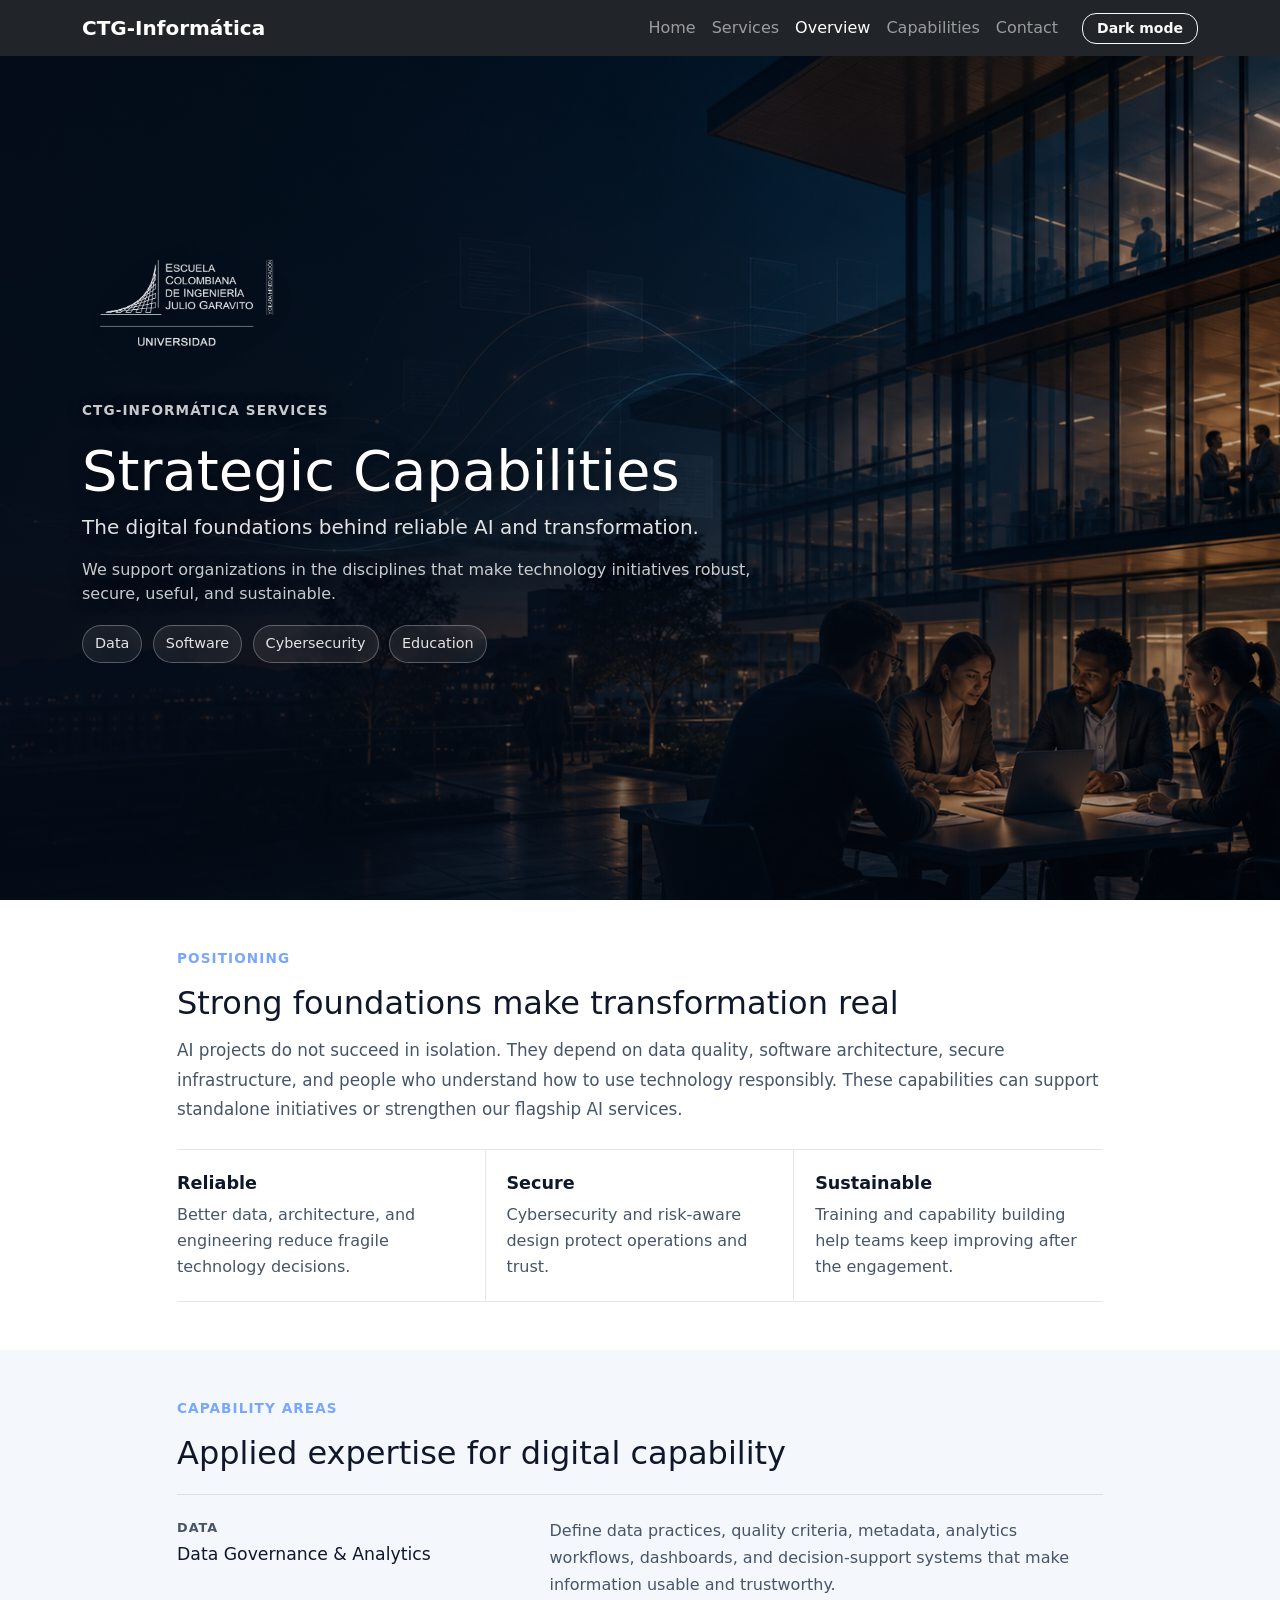
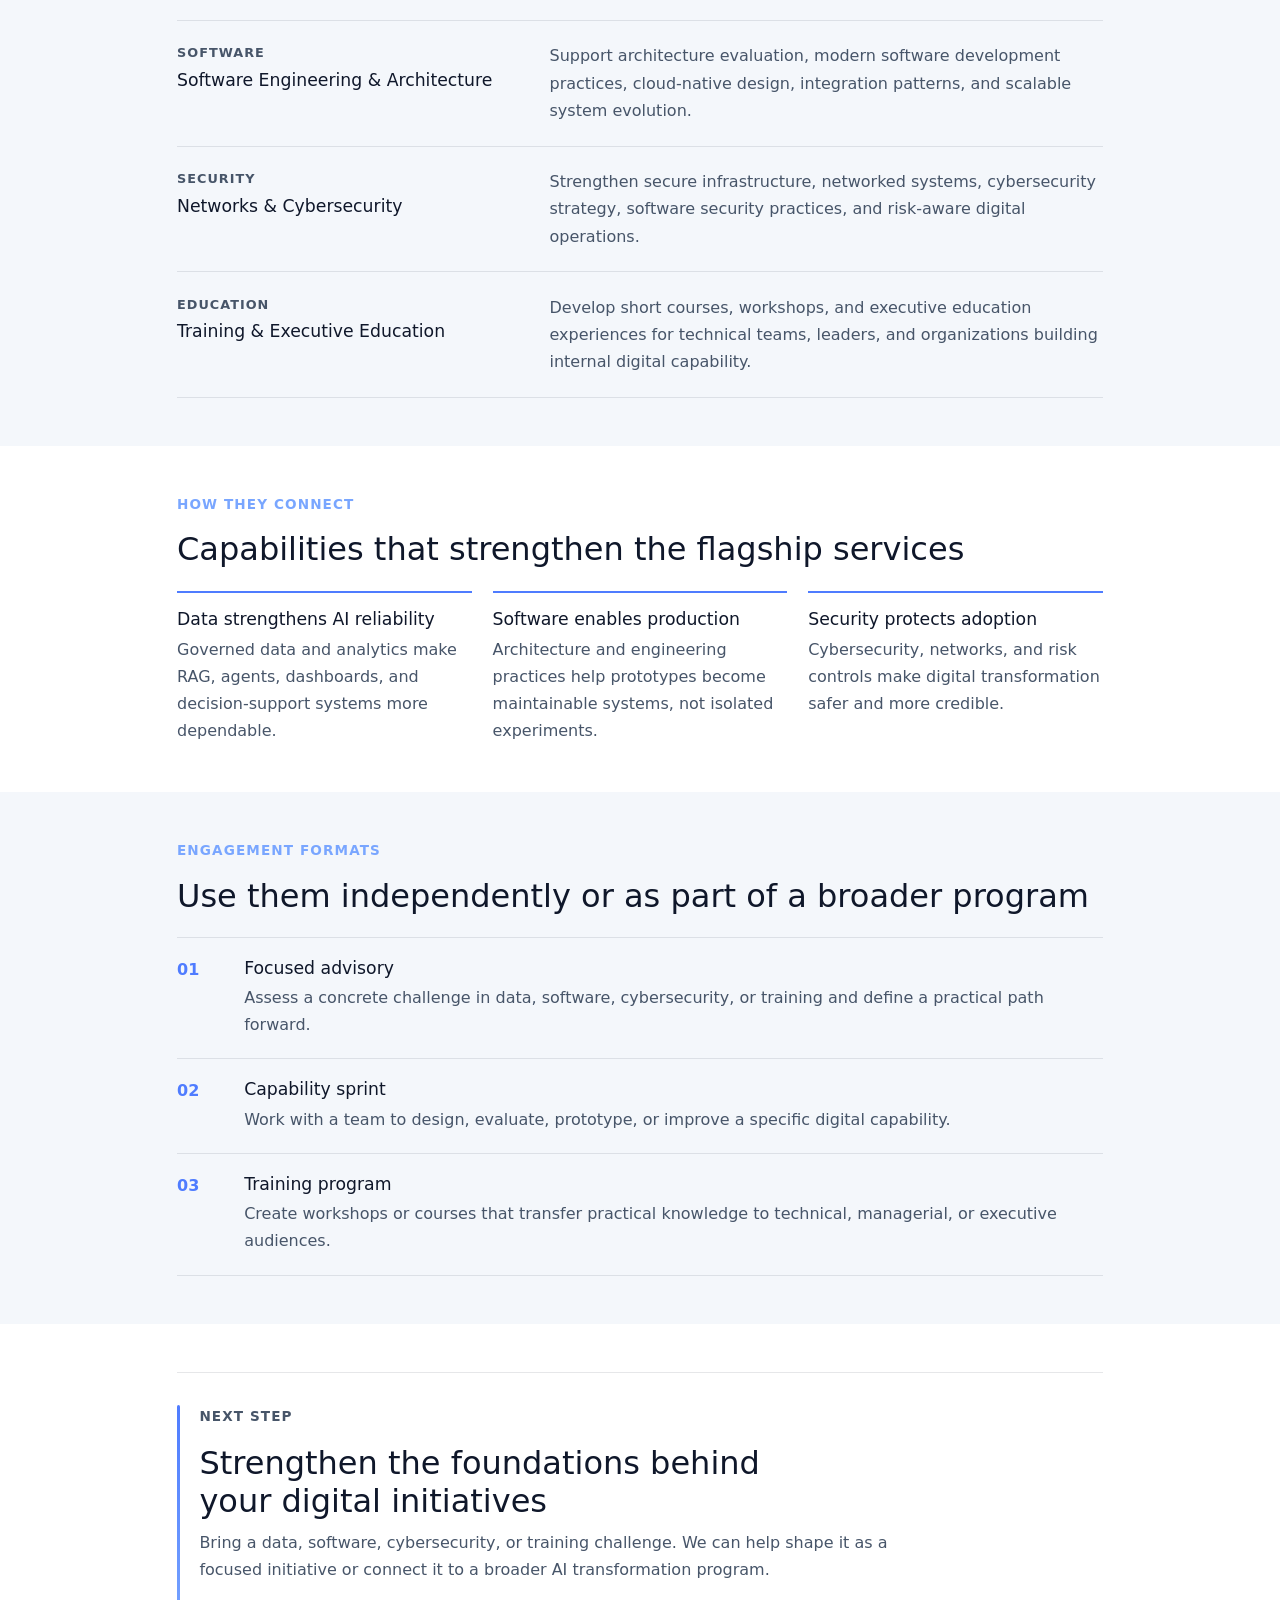
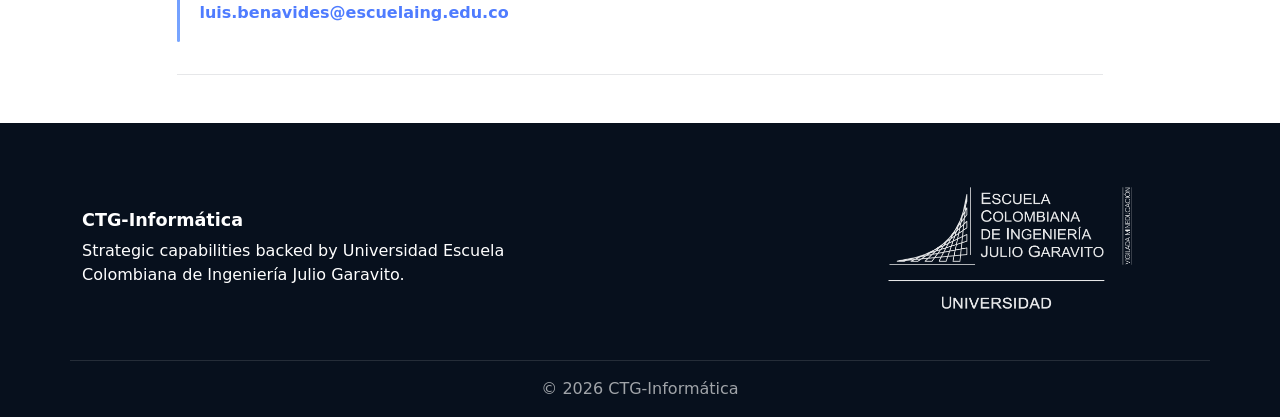
<file: capabilities.html>
<!DOCTYPE html>
<html lang="en">
<head>
  <meta charset="UTF-8">
  <meta name="viewport" content="width=device-width, initial-scale=1">
  <title>CTG-Informática | Strategic Capabilities</title>
  <script>
    (function () {
      var storedTheme = null;
      try { storedTheme = localStorage.getItem('theme'); } catch (e) {}
      var systemDark = false;
      try { systemDark = window.matchMedia && window.matchMedia('(prefers-color-scheme: dark)').matches; } catch (e) {}
      if (storedTheme === 'dark' || (!storedTheme && systemDark)) {
        document.documentElement.setAttribute('data-theme', 'dark');
      }
    })();
  </script>
  <link href="https://cdn.jsdelivr.net/npm/bootstrap@5.3.3/dist/css/bootstrap.min.css" rel="stylesheet">
  <link href="assets/css/custom.css?v=20260527-landscape" rel="stylesheet">
</head>
<body data-bs-spy="scroll" data-bs-target="#mainNav">
<nav id="mainNav" class="navbar navbar-expand-lg navbar-dark bg-dark fixed-top">
  <div class="container">
    <a class="navbar-brand" href="index.html">CTG-Informática</a>
    <button class="navbar-toggler" data-bs-toggle="collapse" data-bs-target="#navContent">
      <span class="navbar-toggler-icon"></span>
    </button>
    <div class="collapse navbar-collapse" id="navContent">
      <ul class="navbar-nav ms-auto">
        <li class="nav-item"><a class="nav-link" href="index.html">Home</a></li>
        <li class="nav-item"><a class="nav-link" href="services.html">Services</a></li>
        <li class="nav-item"><a class="nav-link" href="#overview">Overview</a></li>
        <li class="nav-item"><a class="nav-link" href="#capabilities">Capabilities</a></li>
        <li class="nav-item"><a class="nav-link" href="#contact">Contact</a></li>
      </ul>
      <button id="themeToggle" class="btn btn-sm btn-outline-light theme-toggle ms-lg-3 mt-3 mt-lg-0" type="button" aria-label="Toggle color theme">Dark mode</button>
    </div>
  </div>
</nav>

<section id="overview" class="vh-100 d-flex align-items-center solution-hero services-hero">
  <div class="container">
    <div class="solution-hero-copy">
      <div class="hero-institutional-mark">
        <img src="assets/img/escuela-logo-white.png" width="260" alt="Universidad Escuela Colombiana de Ingeniería Julio Garavito">
      </div>
      <p class="solution-kicker">CTG-Informática Services</p>
      <h1 class="display-4">Strategic Capabilities</h1>
      <p class="lead">The digital foundations behind reliable AI and transformation.</p>
      <p>We support organizations in the disciplines that make technology initiatives robust, secure, useful, and sustainable.</p>
      <div class="solution-proof-strip">
        <span>Data</span>
        <span>Software</span>
        <span>Cybersecurity</span>
        <span>Education</span>
      </div>
    </div>
  </div>
</section>

<section class="py-5">
  <div class="container services-container">
    <p class="solution-eyebrow">Positioning</p>
    <h2>Strong foundations make transformation real</h2>
    <p class="solution-section-lead">AI projects do not succeed in isolation. They depend on data quality, software architecture, secure infrastructure, and people who understand how to use technology responsibly. These capabilities can support standalone initiatives or strengthen our flagship AI services.</p>
    <div class="outcome-strip">
      <div class="outcome-metric">
        <strong>Reliable</strong>
        <span>Better data, architecture, and engineering reduce fragile technology decisions.</span>
      </div>
      <div class="outcome-metric">
        <strong>Secure</strong>
        <span>Cybersecurity and risk-aware design protect operations and trust.</span>
      </div>
      <div class="outcome-metric">
        <strong>Sustainable</strong>
        <span>Training and capability building help teams keep improving after the engagement.</span>
      </div>
    </div>
  </div>
</section>

<section id="capabilities" class="py-5 bg-light">
  <div class="container services-container">
    <p class="solution-eyebrow">Capability areas</p>
    <h2>Applied expertise for digital capability</h2>
    <div class="solution-row-list">
      <article class="solution-row">
        <div>
          <p class="solution-row-meta">Data</p>
          <h3>Data Governance & Analytics</h3>
        </div>
        <p>Define data practices, quality criteria, metadata, analytics workflows, dashboards, and decision-support systems that make information usable and trustworthy.</p>
      </article>
      <article class="solution-row">
        <div>
          <p class="solution-row-meta">Software</p>
          <h3>Software Engineering & Architecture</h3>
        </div>
        <p>Support architecture evaluation, modern software development practices, cloud-native design, integration patterns, and scalable system evolution.</p>
      </article>
      <article class="solution-row">
        <div>
          <p class="solution-row-meta">Security</p>
          <h3>Networks & Cybersecurity</h3>
        </div>
        <p>Strengthen secure infrastructure, networked systems, cybersecurity strategy, software security practices, and risk-aware digital operations.</p>
      </article>
      <article class="solution-row">
        <div>
          <p class="solution-row-meta">Education</p>
          <h3>Training & Executive Education</h3>
        </div>
        <p>Develop short courses, workshops, and executive education experiences for technical teams, leaders, and organizations building internal digital capability.</p>
      </article>
    </div>
  </div>
</section>

<section id="connection" class="py-5">
  <div class="container services-container">
    <p class="solution-eyebrow">How they connect</p>
    <h2>Capabilities that strengthen the flagship services</h2>
    <div class="production-grid">
      <article>
        <h3>Data strengthens AI reliability</h3>
        <p>Governed data and analytics make RAG, agents, dashboards, and decision-support systems more dependable.</p>
      </article>
      <article>
        <h3>Software enables production</h3>
        <p>Architecture and engineering practices help prototypes become maintainable systems, not isolated experiments.</p>
      </article>
      <article>
        <h3>Security protects adoption</h3>
        <p>Cybersecurity, networks, and risk controls make digital transformation safer and more credible.</p>
      </article>
    </div>
  </div>
</section>

<section id="engagement" class="py-5 bg-light">
  <div class="container services-container">
    <p class="solution-eyebrow">Engagement formats</p>
    <h2>Use them independently or as part of a broader program</h2>
    <div class="phase-list">
      <article class="phase-row">
        <span>01</span>
        <div>
          <h3>Focused advisory</h3>
          <p>Assess a concrete challenge in data, software, cybersecurity, or training and define a practical path forward.</p>
        </div>
      </article>
      <article class="phase-row">
        <span>02</span>
        <div>
          <h3>Capability sprint</h3>
          <p>Work with a team to design, evaluate, prototype, or improve a specific digital capability.</p>
        </div>
      </article>
      <article class="phase-row">
        <span>03</span>
        <div>
          <h3>Training program</h3>
          <p>Create workshops or courses that transfer practical knowledge to technical, managerial, or executive audiences.</p>
        </div>
      </article>
    </div>
  </div>
</section>

<section id="contact" class="py-5 solution-contact-section">
  <div class="container services-container">
    <div class="contact-note contact-note-final">
      <p class="solution-eyebrow">Next step</p>
      <h2>Strengthen the foundations behind your digital initiatives</h2>
      <p>Bring a data, software, cybersecurity, or training challenge. We can help shape it as a focused initiative or connect it to a broader AI transformation program.</p>
      <p><a href="mailto:luis.benavides@escuelaing.edu.co?subject=Strategic%20Capabilities%20Consulting">luis.benavides@escuelaing.edu.co</a></p>
    </div>
  </div>
</section>

<footer class="site-institutional-footer text-white">
  <div class="container footer-institutional-content">
    <div>
      <p class="footer-group">CTG-Informática</p>
      <p>Strategic capabilities backed by Universidad Escuela Colombiana de Ingeniería Julio Garavito.</p>
    </div>
    <img class="footer-school-logo" src="assets/img/escuela-logo-white.png" width="360" alt="Universidad Escuela Colombiana de Ingeniería Julio Garavito">
  </div>
  <p class="footer-copy">© 2026 CTG-Informática</p>
</footer>

<script src="https://cdn.jsdelivr.net/npm/bootstrap@5.3.3/dist/js/bootstrap.bundle.min.js"></script>
<script src="assets/js/main.js"></script>
</body>
</html>
</file>
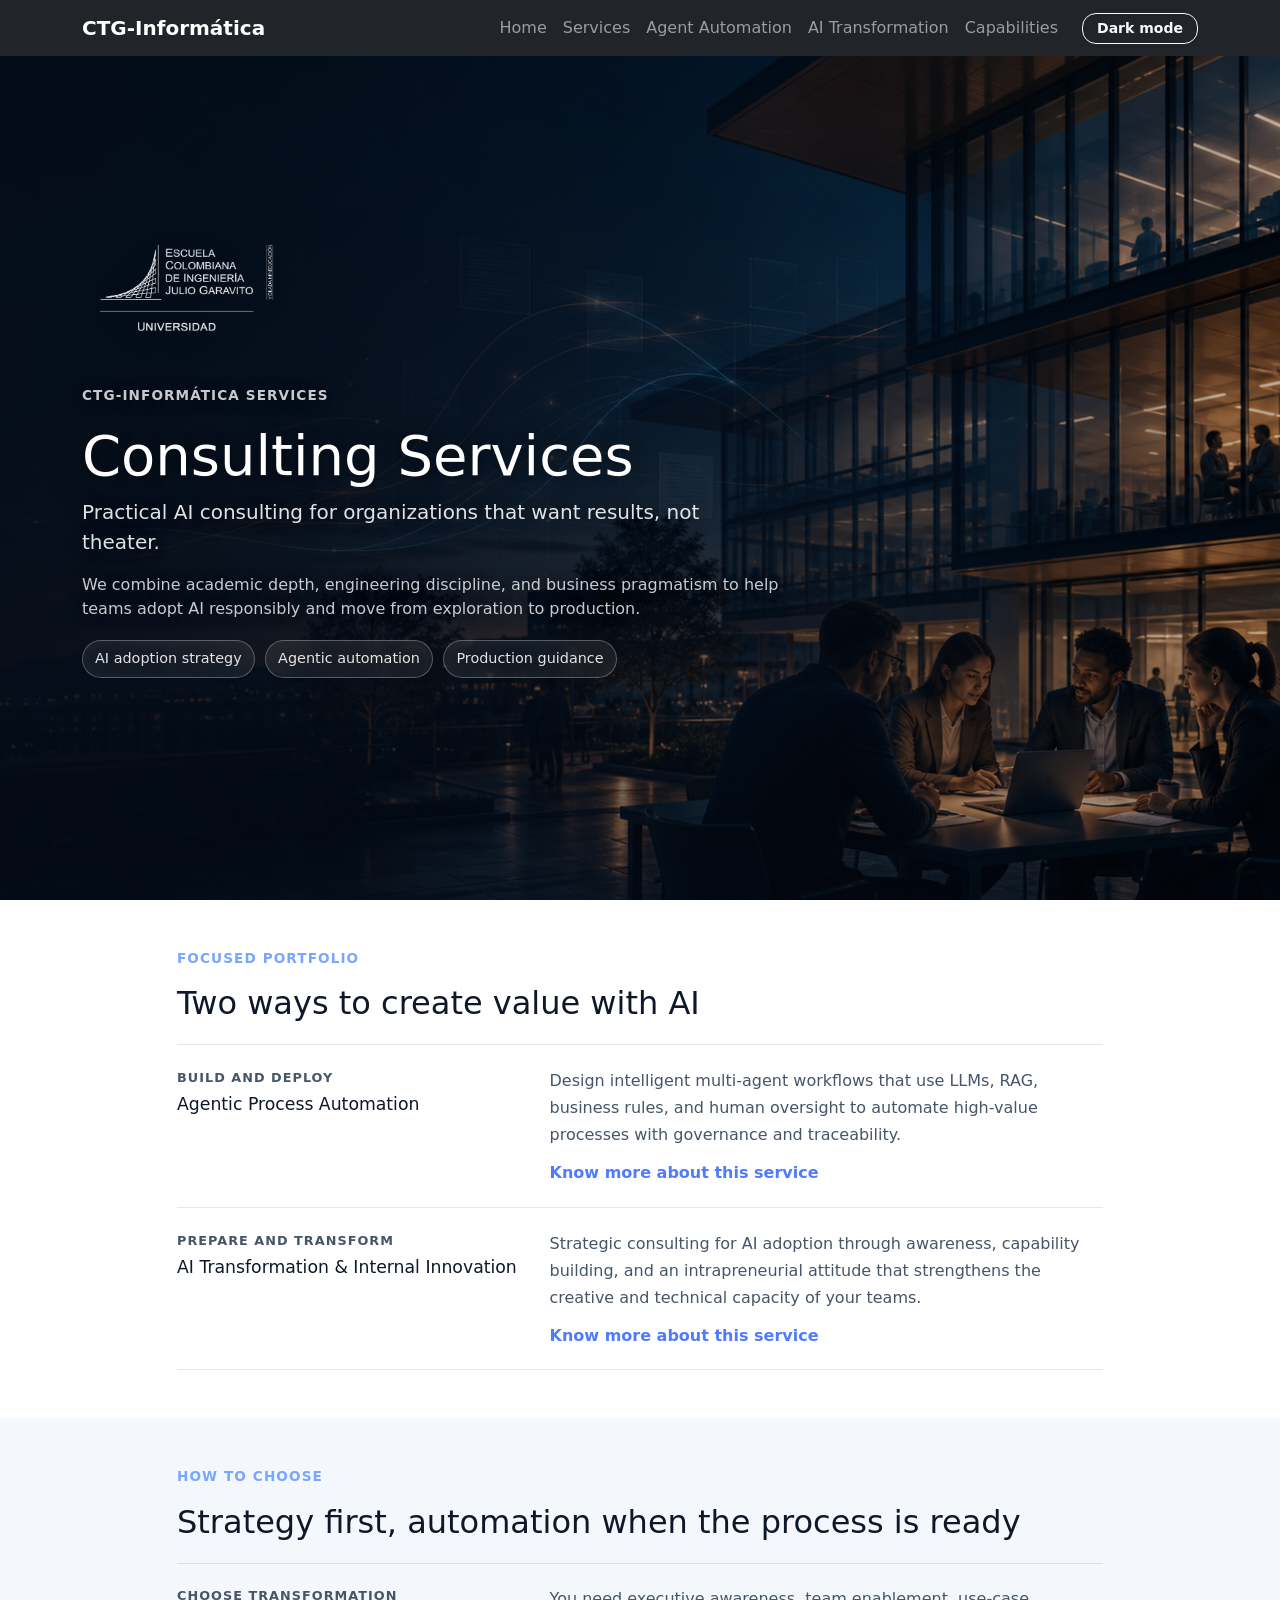
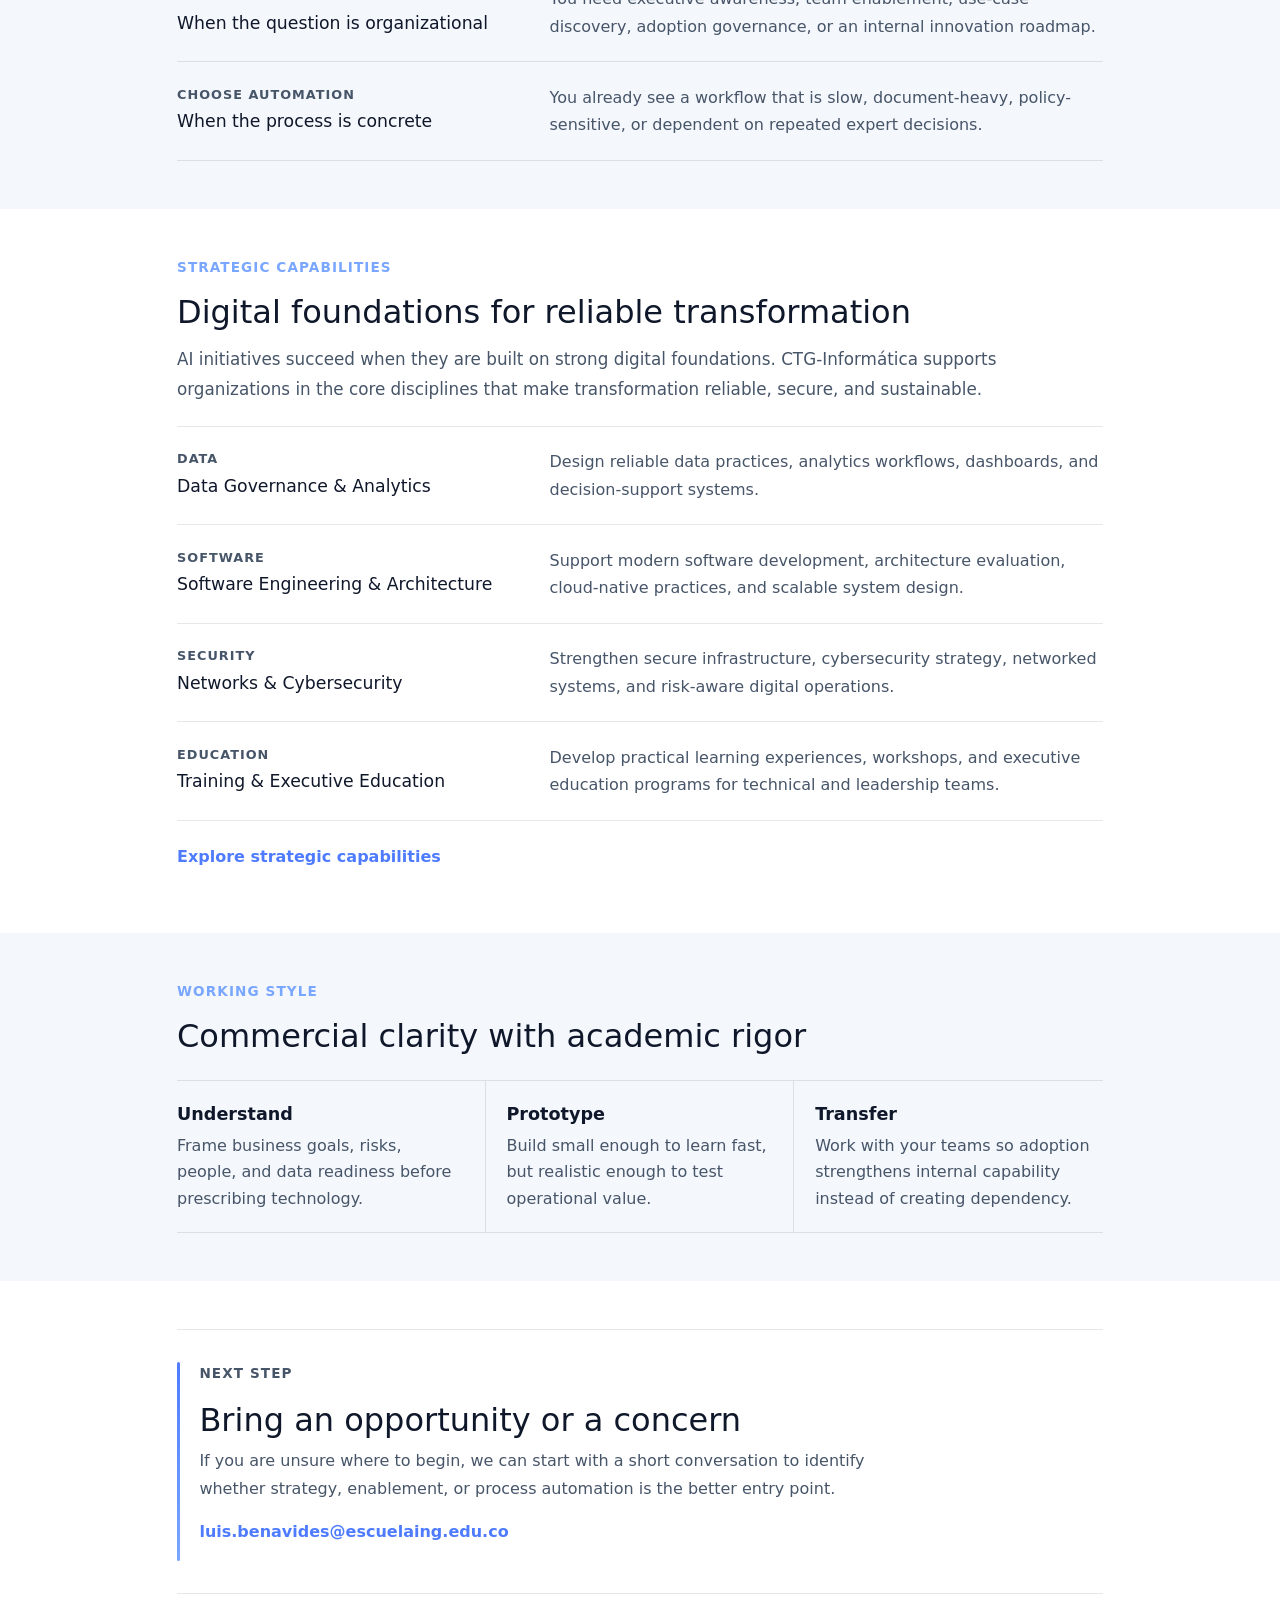
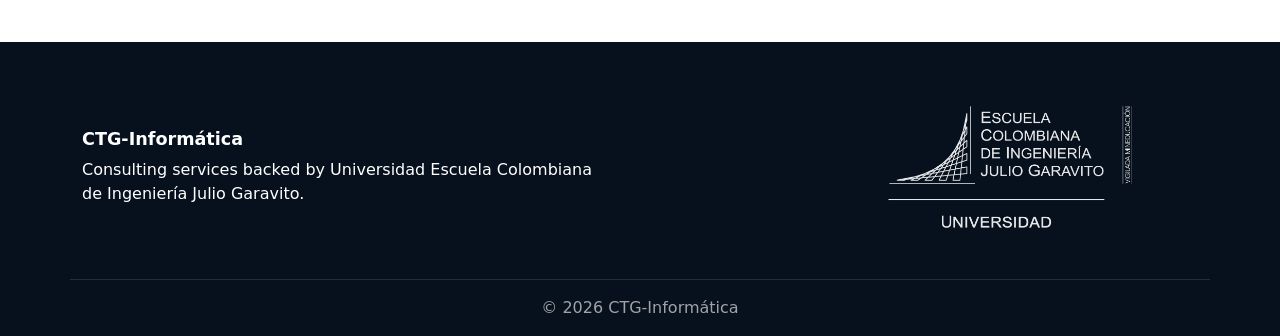
<file: services.html>
<!DOCTYPE html>
<html lang="en">
<head>
  <meta charset="UTF-8">
  <meta name="viewport" content="width=device-width, initial-scale=1">
  <title>CTG-Informática | Services</title>
  <script>
    (function () {
      var storedTheme = null;
      try { storedTheme = localStorage.getItem('theme'); } catch (e) {}
      var systemDark = false;
      try { systemDark = window.matchMedia && window.matchMedia('(prefers-color-scheme: dark)').matches; } catch (e) {}
      if (storedTheme === 'dark' || (!storedTheme && systemDark)) {
        document.documentElement.setAttribute('data-theme', 'dark');
      }
    })();
  </script>
  <link href="https://cdn.jsdelivr.net/npm/bootstrap@5.3.3/dist/css/bootstrap.min.css" rel="stylesheet">
  <link href="assets/css/custom.css?v=20260527-landscape" rel="stylesheet">
</head>
<body>
<nav id="mainNav" class="navbar navbar-expand-lg navbar-dark bg-dark fixed-top">
  <div class="container">
    <a class="navbar-brand" href="index.html">CTG-Informática</a>
    <button class="navbar-toggler" data-bs-toggle="collapse" data-bs-target="#navContent">
      <span class="navbar-toggler-icon"></span>
    </button>
    <div class="collapse navbar-collapse" id="navContent">
      <ul class="navbar-nav ms-auto">
        <li class="nav-item"><a class="nav-link" href="index.html">Home</a></li>
        <li class="nav-item"><a class="nav-link" href="services.html">Services</a></li>
        <li class="nav-item"><a class="nav-link" href="agent-automation.html">Agent Automation</a></li>
        <li class="nav-item"><a class="nav-link" href="ai-transformation.html">AI Transformation</a></li>
        <li class="nav-item"><a class="nav-link" href="capabilities.html">Capabilities</a></li>
      </ul>
      <button id="themeToggle" class="btn btn-sm btn-outline-light theme-toggle ms-lg-3 mt-3 mt-lg-0" type="button" aria-label="Toggle color theme">Dark mode</button>
    </div>
  </div>
</nav>

<section class="vh-100 d-flex align-items-center solution-hero services-hero">
  <div class="container">
    <div class="solution-hero-copy">
      <div class="hero-institutional-mark">
        <img src="assets/img/escuela-logo-white.png" width="260" alt="Universidad Escuela Colombiana de Ingeniería Julio Garavito">
      </div>
      <p class="solution-kicker">CTG-Informática Services</p>
      <h1 class="display-4">Consulting Services</h1>
      <p class="lead">Practical AI consulting for organizations that want results, not theater.</p>
      <p>We combine academic depth, engineering discipline, and business pragmatism to help teams adopt AI responsibly and move from exploration to production.</p>
      <div class="solution-proof-strip">
        <span>AI adoption strategy</span>
        <span>Agentic automation</span>
        <span>Production guidance</span>
      </div>
    </div>
  </div>
</section>

<section id="offers" class="py-5">
  <div class="container services-container">
    <p class="solution-eyebrow">Focused portfolio</p>
    <h2>Two ways to create value with AI</h2>
    <div class="service-band-list">
      <article class="service-band">
        <div>
          <p class="solution-row-meta">Build and deploy</p>
          <h3>Agentic Process Automation</h3>
        </div>
        <div>
          <p>Design intelligent multi-agent workflows that use LLMs, RAG, business rules, and human oversight to automate high-value processes with governance and traceability.</p>
          <a class="text-link" href="agent-automation.html">Know more about this service</a>
        </div>
      </article>
      <article class="service-band">
        <div>
          <p class="solution-row-meta">Prepare and transform</p>
          <h3>AI Transformation & Internal Innovation</h3>
        </div>
        <div>
          <p>Strategic consulting for AI adoption through awareness, capability building, and an intrapreneurial attitude that strengthens the creative and technical capacity of your teams.</p>
          <a class="text-link" href="ai-transformation.html">Know more about this service</a>
        </div>
      </article>
    </div>
  </div>
</section>

<section class="py-5 bg-light">
  <div class="container services-container">
    <p class="solution-eyebrow">How to choose</p>
    <h2>Strategy first, automation when the process is ready</h2>
    <div class="solution-row-list">
      <article class="solution-row">
        <div>
          <p class="solution-row-meta">Choose transformation</p>
          <h3>When the question is organizational</h3>
        </div>
        <p>You need executive awareness, team enablement, use-case discovery, adoption governance, or an internal innovation roadmap.</p>
      </article>
      <article class="solution-row">
        <div>
          <p class="solution-row-meta">Choose automation</p>
          <h3>When the process is concrete</h3>
        </div>
        <p>You already see a workflow that is slow, document-heavy, policy-sensitive, or dependent on repeated expert decisions.</p>
      </article>
    </div>
  </div>
</section>

<section class="py-5">
  <div class="container services-container">
    <p class="solution-eyebrow">Strategic capabilities</p>
    <h2>Digital foundations for reliable transformation</h2>
    <p class="solution-section-lead">AI initiatives succeed when they are built on strong digital foundations. CTG-Informática supports organizations in the core disciplines that make transformation reliable, secure, and sustainable.</p>
    <div class="solution-row-list">
      <article class="solution-row">
        <div>
          <p class="solution-row-meta">Data</p>
          <h3>Data Governance & Analytics</h3>
        </div>
        <p>Design reliable data practices, analytics workflows, dashboards, and decision-support systems.</p>
      </article>
      <article class="solution-row">
        <div>
          <p class="solution-row-meta">Software</p>
          <h3>Software Engineering & Architecture</h3>
        </div>
        <p>Support modern software development, architecture evaluation, cloud-native practices, and scalable system design.</p>
      </article>
      <article class="solution-row">
        <div>
          <p class="solution-row-meta">Security</p>
          <h3>Networks & Cybersecurity</h3>
        </div>
        <p>Strengthen secure infrastructure, cybersecurity strategy, networked systems, and risk-aware digital operations.</p>
      </article>
      <article class="solution-row">
        <div>
          <p class="solution-row-meta">Education</p>
          <h3>Training & Executive Education</h3>
        </div>
        <p>Develop practical learning experiences, workshops, and executive education programs for technical and leadership teams.</p>
      </article>
    </div>
    <p class="mt-4"><a class="text-link" href="capabilities.html">Explore strategic capabilities</a></p>
  </div>
</section>

<section class="py-5 bg-light">
  <div class="container services-container">
    <p class="solution-eyebrow">Working style</p>
    <h2>Commercial clarity with academic rigor</h2>
    <div class="outcome-strip">
      <div class="outcome-metric">
        <strong>Understand</strong>
        <span>Frame business goals, risks, people, and data readiness before prescribing technology.</span>
      </div>
      <div class="outcome-metric">
        <strong>Prototype</strong>
        <span>Build small enough to learn fast, but realistic enough to test operational value.</span>
      </div>
      <div class="outcome-metric">
        <strong>Transfer</strong>
        <span>Work with your teams so adoption strengthens internal capability instead of creating dependency.</span>
      </div>
    </div>
  </div>
</section>

<section class="py-5 solution-contact-section">
  <div class="container services-container">
    <div class="contact-note contact-note-final">
      <p class="solution-eyebrow">Next step</p>
      <h2>Bring an opportunity or a concern</h2>
      <p>If you are unsure where to begin, we can start with a short conversation to identify whether strategy, enablement, or process automation is the better entry point.</p>
      <p><a href="mailto:luis.benavides@escuelaing.edu.co?subject=CTG-Inform%C3%A1tica%20Consulting%20Services">luis.benavides@escuelaing.edu.co</a></p>
    </div>
  </div>
</section>

<footer class="site-institutional-footer text-white">
  <div class="container footer-institutional-content">
    <div>
      <p class="footer-group">CTG-Informática</p>
      <p>Consulting services backed by Universidad Escuela Colombiana de Ingeniería Julio Garavito.</p>
    </div>
    <img class="footer-school-logo" src="assets/img/escuela-logo-white.png" width="360" alt="Universidad Escuela Colombiana de Ingeniería Julio Garavito">
  </div>
  <p class="footer-copy">© 2026 CTG-Informática</p>
</footer>

<script src="https://cdn.jsdelivr.net/npm/bootstrap@5.3.3/dist/js/bootstrap.bundle.min.js"></script>
<script src="assets/js/main.js"></script>
</body>
</html>
</file>
<file: assets/css/custom.css>
:root {
  --bg: #ffffff;
  --bg-soft: #f4f7fb;
  --card: rgba(255, 255, 255, 0.08);
  --surface: #ffffff;
  --text: #0f172a;
  --text-soft: #475569;
  --white-soft: rgba(255,255,255,.78);
  --primary: #4f7cff;
  --primary-2: #79a6ff;
  --border: rgba(15, 23, 42, 0.08);
  --line: rgba(15, 23, 42, .10);
  --shadow: 0 20px 60px rgba(2, 8, 23, 0.16);
  --nav-bg: rgba(8, 15, 29, 0.48);
  --nav-bg-scrolled: rgba(8, 15, 29, 0.68);
  --field-bg: #ffffff;
  --radius: 22px;
}

[data-theme="dark"] {
  --bg: #0b1220;
  --bg-soft: #101a2d;
  --surface: #111c31;
  --text: #e6edf8;
  --text-soft: #a8b7d3;
  --border: rgba(159, 184, 228, 0.18);
  --line: rgba(159, 184, 228, 0.25);
  --shadow: 0 20px 60px rgba(0, 0, 0, 0.35);
  --nav-bg: rgba(5, 10, 20, 0.62);
  --nav-bg-scrolled: rgba(5, 10, 20, 0.84);
  --field-bg: #0f1a2c;
}

html {
  scroll-behavior: smooth;
}

body {
  font-family: 'Inter', system-ui, -apple-system, BlinkMacSystemFont, 'Segoe UI', sans-serif;
  color: var(--text);
  background: var(--bg);
}

/* Narrower content width only for body sections (not navbar/hero) */
#about .container,
#research .container,
#projects .container,
#publications .container,
#doctoral .container,
#theses .container,
#team .container,
#contact .container {
  max-width: 900px;
}

@media (min-width: 1200px) {
  #about .container,
  #research .container,
  #projects .container,
  #publications .container,
  #doctoral .container,
  #theses .container,
  #team .container,
  #contact .container {
    max-width: 800px;
  }
}

.py-6 {
  padding-top: 6rem;
  padding-bottom: 6rem;
}

.section-anchor {
  scroll-margin-top: 84px;
}

section[id] {
  scroll-margin-top: 120px;
}

#mainNav {
  background: var(--nav-bg);
  backdrop-filter: blur(12px);
  transition: background-color .2s ease, box-shadow .2s ease;
}

#mainNav.scrolled {
  background: var(--nav-bg-scrolled);
  box-shadow: 0 10px 30px rgba(0,0,0,.18);
}

.theme-toggle {
  min-width: 116px;
}

.navbar-brand {
  display: inline-flex;
  align-items: center;
  gap: .75rem;
  font-weight: 700;
}

.brand-mark {
  width: 2rem;
  height: 2rem;
  border-radius: 50%;
  display: inline-grid;
  place-items: center;
  background: linear-gradient(135deg, var(--primary), #8cc7ff);
  color: white;
  font-size: .85rem;
}

.hero-section {
  position: relative;
  overflow: hidden;
  box-sizing: border-box;
  background:
    url("../img/bg-masthead.jpg") center / cover no-repeat,
    linear-gradient(180deg, #0f2442 0%, #173861 100%);
  color: white;
}

.hero-section > .container {
  position: relative;
  z-index: 2;
}

.hero-bg {
  position: absolute;
  inset: 0;
  background-image: linear-gradient(rgba(255,255,255,.04) 1px, transparent 1px), linear-gradient(90deg, rgba(255,255,255,.04) 1px, transparent 1px);
  background-size: 40px 40px;
  mask-image: linear-gradient(to bottom, rgba(0,0,0,.95), rgba(0,0,0,.35));
}

.eyebrow,
.section-tag,
.project-label,
.panel-badge,
.publication-year {
  display: inline-flex;
  align-items: center;
  gap: .5rem;
  font-size: .84rem;
  font-weight: 700;
  letter-spacing: .08em;
  text-transform: uppercase;
}

.eyebrow,
.panel-badge {
  color: #a8c2ff;
}

.section-tag,
.publication-year,
.project-label {
  color: var(--primary);
}

.hero-section .lead {
  max-width: 52rem;
  color: var(--white-soft) !important;
}

.hero-content-box {
  display: inline-block;
  max-width: 760px;
  padding: 1.4rem 1.6rem;
  border-radius: 18px;
  background: rgba(8, 16, 30, .42);
  border: 1px solid rgba(255, 255, 255, .24);
  box-shadow: 0 14px 36px rgba(2, 8, 23, .22);
  backdrop-filter: blur(3px);
}

.hero-content-box p:last-child {
  margin-bottom: 0;
}

.hero-actions {
  display: flex;
  flex-wrap: wrap;
  gap: .75rem;
  margin-top: 1.25rem;
}

.hero-institutional-mark {
  width: clamp(190px, 20vw, 330px);
  margin-left: -1.15rem;
  margin-bottom: 2rem;
  opacity: .92;
  filter: drop-shadow(0 10px 22px rgba(0, 0, 0, .34));
  pointer-events: none;
}

.hero-content-box .hero-institutional-mark {
  width: clamp(210px, 24vw, 360px);
  margin-left: -1.15rem;
  margin-bottom: 1.65rem;
}

.hero-institutional-mark img {
  display: block;
  width: 100%;
  height: auto;
}

.glass-card,
.metric-card,
.info-card,
.project-card,
.person-card,
.contact-card,
.contact-form-card,
.publication-item {
  border-radius: var(--radius);
}

.glass-card {
  background: rgba(255,255,255,.08);
  border: 1px solid rgba(255,255,255,.12);
  box-shadow: 0 24px 80px rgba(0,0,0,.22);
  padding: 2rem;
}

.feature-list {
  list-style: none;
  padding: 0;
}

.feature-list li {
  position: relative;
  padding-left: 1.6rem;
  margin-bottom: 1rem;
  color: rgba(255,255,255,.85);
}

.feature-list li::before {
  content: "";
  width: .6rem;
  height: .6rem;
  border-radius: 50%;
  background: linear-gradient(135deg, var(--primary), #96c4ff);
  position: absolute;
  left: 0;
  top: .45rem;
}

.hero-metrics .metric-card {
  background: rgba(255,255,255,.07);
  border: 1px solid rgba(255,255,255,.10);
  padding: 1.1rem 1rem;
  text-align: left;
}

.metric-card strong {
  display: block;
  font-size: 1.5rem;
}

.metric-card span {
  color: rgba(255,255,255,.72);
  font-size: .95rem;
}

.bg-soft {
  background: var(--bg-soft);
}

.bg-light {
  background-color: var(--bg-soft) !important;
}

.section-title {
  font-size: clamp(1.9rem, 1.2rem + 1.6vw, 3rem);
  line-height: 1.15;
  font-weight: 800;
  margin-top: .75rem;
  margin-bottom: 0;
}

.section-text {
  color: var(--text-soft);
  font-size: 1.05rem;
  line-height: 1.8;
}

.info-card,
.project-card,
.person-card,
.contact-card,
.contact-form-card,
.publication-item {
  background: var(--surface);
  border: 1px solid var(--border);
  box-shadow: var(--shadow);
}

.info-card,
.project-card,
.person-card {
  padding: 1.75rem;
}

.info-card h3,
.project-card h3,
.person-card h3,
.publication-item h3 {
  font-size: 1.15rem;
  margin-bottom: .85rem;
}

.info-card p,
.project-card p,
.person-card p,
.contact-card p,
.publication-item p {
  color: var(--text-soft);
  margin-bottom: 0;
}

.icon-dot {
  width: .95rem;
  height: .95rem;
  border-radius: 50%;
  margin-bottom: 1rem;
  background: linear-gradient(135deg, var(--primary), #8ecbff);
  box-shadow: 0 0 0 8px rgba(79, 124, 255, .10);
}

.meta-list {
  list-style: none;
  padding: 0;
  margin: 1.2rem 0 0;
}

.meta-list li {
  padding: .55rem 0;
  border-top: 1px solid var(--line);
  color: var(--text-soft);
}

.publication-list {
  display: grid;
  gap: 1rem;
}

.publication-item {
  padding: 1.35rem 1.45rem;
  display: flex;
  justify-content: space-between;
  gap: 1.5rem;
  align-items: flex-start;
}

.publication-venue {
  white-space: nowrap;
  font-weight: 700;
  color: var(--primary);
}

/* Publications as bibliography-style list (no cards) */
#publications .publication-list {
  display: block;
}

#publications .publication-item {
  background: transparent;
  border: 0;
  box-shadow: none;
  border-radius: 0;
  display: block;
  padding: .95rem 0;
  border-bottom: 1px solid var(--line);
}

#publications .publication-item.is-hidden {
  display: none;
}

#publications .publication-item:last-child {
  border-bottom: 0;
}

#publications .publication-item h3 {
  font-size: 1rem;
  margin-bottom: .45rem;
}

#publications .publication-year {
  margin-bottom: .4rem;
}

#publications .publication-venue {
  display: block;
  margin-top: .35rem;
  font-size: .9rem;
  font-weight: 600;
  color: var(--text-soft);
  white-space: normal;
}

#theses .thesis-list {
  margin-top: 1rem;
  padding-left: 0;
  margin-left: 0;
  list-style-position: inside;
}

#theses .thesis-list li {
  padding: .85rem 0;
  border-bottom: 1px solid var(--line);
  color: var(--text-soft);
}

#theses .thesis-list li:last-child {
  border-bottom: 0;
}

#theses .thesis-list a {
  color: var(--primary);
  font-weight: 600;
}

#doctoral .doctoral-list {
  margin-top: .75rem;
  margin-bottom: 1.25rem;
  padding-left: 0;
  margin-left: 0;
  list-style-position: inside;
}

#doctoral h3 {
  font-size: 1.1rem;
  font-weight: 700;
  margin-top: 1.1rem;
  margin-bottom: .55rem;
}

#doctoral .doctoral-list li {
  margin-bottom: .5rem;
  color: var(--text-soft);
}

#doctoral p {
  color: var(--text-soft);
}

.services-container {
  max-width: 950px;
}

#contact.solution-contact-section .container,
.solution-contact-section .services-container {
  max-width: 950px;
}

@media (min-width: 1200px) {
  #contact.solution-contact-section .container,
  .solution-contact-section .services-container {
    max-width: 950px;
  }
}

.solution-hero {
  position: relative;
  min-height: 92vh;
  overflow: hidden;
  box-sizing: border-box;
  color: #fff;
  background-position: center;
  background-size: cover;
}

.solution-hero::before {
  content: "";
  position: absolute;
  inset: 0;
  background:
    radial-gradient(ellipse at 18% 52%, rgba(5, 12, 24, .64) 0%, rgba(5, 12, 24, .34) 38%, transparent 68%),
    linear-gradient(90deg, rgba(5, 12, 24, .66) 0%, rgba(5, 12, 24, .32) 44%, rgba(5, 12, 24, .04) 100%),
    linear-gradient(180deg, rgba(5, 12, 24, .03), rgba(5, 12, 24, .20));
}

.agent-automation-hero {
  background-image: url("../img/solutions/agentic-process-automation-hero.png");
}

.services-hero {
  background-image: url("../img/solutions/services-hero.png");
}

.ai-transformation-hero {
  background-image: url("../img/solutions/ai-transformation-hero.png");
}

.solution-hero .container {
  position: relative;
  z-index: 2;
}

.solution-hero-copy {
  max-width: 720px;
  text-shadow: 0 2px 18px rgba(0, 0, 0, .42);
}

.solution-hero-copy .lead {
  color: rgba(255, 255, 255, .88) !important;
  max-width: 640px;
}

.solution-hero-copy p {
  color: rgba(255, 255, 255, .78);
}

.solution-kicker,
.solution-eyebrow {
  font-size: .85rem;
  font-weight: 800;
  letter-spacing: .08em;
  text-transform: uppercase;
  color: var(--primary-2);
}

.solution-proof-strip {
  display: flex;
  flex-wrap: wrap;
  gap: .65rem;
  margin-top: 1.2rem;
}

.solution-proof-strip span {
  border: 1px solid rgba(255, 255, 255, .28);
  background: rgba(255, 255, 255, .08);
  color: rgba(255, 255, 255, .88);
  border-radius: 999px;
  padding: .45rem .75rem;
  font-size: .9rem;
  backdrop-filter: blur(8px);
}

.agent-flow {
  display: grid;
  grid-template-columns: repeat(4, minmax(0, 1fr));
  gap: 0;
  margin-top: 1.4rem;
  border-top: 1px solid var(--line);
  border-bottom: 1px solid var(--line);
}

.agent-flow-step {
  position: relative;
  padding: 1.2rem 1.5rem 1.1rem 1.25rem;
  border-right: 1px solid var(--line);
}

.agent-flow-step:last-child {
  border-right: 0;
}

.agent-flow-step:not(:last-child)::after {
  content: "->";
  position: absolute;
  right: .9rem;
  top: 1.15rem;
  color: var(--primary);
  font-weight: 800;
}

.agent-flow-index {
  display: block;
  color: var(--primary);
  font-size: .8rem;
  font-weight: 800;
  margin-bottom: .45rem;
}

.agent-flow-step h3 {
  font-size: 1.05rem;
  margin-bottom: .4rem;
}

.agent-flow-step p {
  color: var(--text-soft);
  margin: 0;
}

.orchestration-example {
  margin-top: 2rem;
}

.orchestration-example h3 {
  font-size: 1.15rem;
  margin-bottom: 1rem;
}

.orchestration-diagram {
  position: relative;
  overflow: hidden;
  padding: 1.35rem;
  border: 1px solid var(--border);
  border-radius: 18px;
  background:
    radial-gradient(circle at 20% 0%, rgba(79, 124, 255, .10), transparent 32%),
    linear-gradient(135deg, rgba(255, 255, 255, .72), rgba(244, 247, 251, .92));
  box-shadow: 0 16px 42px rgba(2, 8, 23, .08);
}

[data-theme="dark"] .orchestration-diagram {
  background:
    radial-gradient(circle at 20% 0%, rgba(121, 166, 255, .14), transparent 34%),
    linear-gradient(135deg, rgba(17, 28, 49, .96), rgba(11, 18, 32, .98));
}

.orchestration-hub {
  display: inline-flex;
  align-items: center;
  gap: .55rem;
  margin-bottom: 1rem;
  padding: .5rem .8rem;
  border: 1px solid rgba(79, 124, 255, .28);
  border-radius: 999px;
  color: var(--primary);
  font-size: .82rem;
  font-weight: 800;
  letter-spacing: .08em;
  text-transform: uppercase;
  background: rgba(79, 124, 255, .08);
}

.orchestration-hub::before {
  content: "";
  width: .55rem;
  height: .55rem;
  border-radius: 50%;
  background: var(--primary);
  box-shadow: 0 0 0 6px rgba(79, 124, 255, .12);
}

.orchestration-track {
  display: grid;
  grid-template-columns: repeat(6, minmax(130px, 1fr));
  gap: .85rem;
  align-items: stretch;
}

.orchestration-node {
  position: relative;
  min-height: 178px;
  padding: 1rem .9rem;
  border: 1px solid var(--border);
  border-radius: 16px;
  background: var(--surface);
}

.orchestration-node:not(:last-child)::after {
  content: "->";
  position: absolute;
  top: 50%;
  right: -.68rem;
  z-index: 2;
  transform: translateY(-50%);
  color: var(--primary);
  font-weight: 900;
}

.orchestration-node span {
  display: inline-grid;
  width: 1.7rem;
  height: 1.7rem;
  place-items: center;
  margin-bottom: .75rem;
  border-radius: 999px;
  color: white;
  background: var(--primary);
  font-size: .75rem;
  font-weight: 800;
}

.orchestration-node strong {
  display: block;
  margin-bottom: .45rem;
  font-size: .95rem;
  line-height: 1.25;
}

.orchestration-node small {
  display: block;
  color: var(--text-soft);
  font-size: .82rem;
  line-height: 1.45;
}

.orchestration-node.agent {
  border-color: rgba(79, 124, 255, .28);
}

.orchestration-node.human {
  border-color: rgba(245, 158, 11, .36);
  background: linear-gradient(180deg, rgba(245, 158, 11, .10), var(--surface));
}

.orchestration-node.human span {
  background: #d97706;
}

.orchestration-node.system {
  border-color: rgba(34, 197, 94, .34);
  background: linear-gradient(180deg, rgba(34, 197, 94, .09), var(--surface));
}

.orchestration-node.system span {
  background: #16a34a;
}

.transformation-loop {
  margin-top: 1.6rem;
  padding: 1.35rem;
  border: 1px solid var(--border);
  border-radius: 18px;
  background:
    radial-gradient(circle at 50% 0%, rgba(245, 158, 11, .10), transparent 32%),
    linear-gradient(135deg, rgba(255, 255, 255, .76), rgba(244, 247, 251, .94));
  box-shadow: 0 16px 42px rgba(2, 8, 23, .08);
}

[data-theme="dark"] .transformation-loop {
  background:
    radial-gradient(circle at 50% 0%, rgba(245, 158, 11, .13), transparent 34%),
    linear-gradient(135deg, rgba(17, 28, 49, .96), rgba(11, 18, 32, .98));
}

.loop-center {
  max-width: 520px;
  margin: 0 auto 1.2rem;
  padding: 1rem 1.2rem;
  border: 1px solid rgba(245, 158, 11, .28);
  border-radius: 18px;
  text-align: center;
  background: rgba(245, 158, 11, .08);
}

.loop-center strong {
  display: block;
  margin-bottom: .3rem;
  font-size: 1.1rem;
}

.loop-center span {
  color: var(--text-soft);
  font-size: .94rem;
  line-height: 1.55;
}

.loop-steps {
  display: grid;
  grid-template-columns: repeat(5, minmax(0, 1fr));
  gap: .8rem;
}

.loop-step {
  padding: 1rem .9rem;
  border: 1px solid var(--border);
  border-radius: 16px;
  background: var(--surface);
}

.loop-step span {
  display: inline-grid;
  width: 1.65rem;
  height: 1.65rem;
  place-items: center;
  margin-bottom: .65rem;
  border-radius: 999px;
  color: white;
  background: linear-gradient(135deg, #d97706, var(--primary));
  font-size: .72rem;
  font-weight: 800;
}

.loop-step h3 {
  font-size: .98rem;
  margin-bottom: .4rem;
}

.loop-step p {
  color: var(--text-soft);
  font-size: .84rem;
  line-height: 1.48;
  margin: 0;
}

.solution-image {
  display: block;
  width: 100%;
  height: auto;
  border-radius: 14px;
  margin: 1.2rem 0 .9rem;
  border: 1px solid var(--border);
  box-shadow: 0 10px 26px rgba(2, 8, 23, .12);
}

.solution-section-lead {
  color: var(--text-soft);
  font-size: 1.05rem;
  line-height: 1.75;
  margin: .85rem 0 0;
}

.solution-split {
  display: grid;
  grid-template-columns: minmax(0, 1.05fr) minmax(280px, .95fr);
  gap: 2.4rem;
  align-items: center;
}

.solution-figure {
  margin: 0;
}

.solution-figure-wide {
  margin-top: 1.4rem;
}

.solution-figure .solution-image {
  margin: 0 0 .8rem;
}

.solution-figure a {
  display: block;
}

.solution-figure a:hover .solution-image {
  transform: translateY(-2px);
  box-shadow: 0 16px 34px rgba(2, 8, 23, .18);
}

.solution-figure .solution-image {
  transition: transform .18s ease, box-shadow .18s ease;
}

.solution-figure figcaption {
  color: var(--text-soft);
  font-size: .92rem;
  line-height: 1.55;
}

.maturity-ladder {
  margin-top: 1.1rem;
  border-top: 1px solid var(--line);
}

.maturity-row {
  padding: .95rem 0;
  border-bottom: 1px solid var(--line);
}

.maturity-row h3 {
  display: flex;
  gap: .75rem;
  align-items: baseline;
  font-size: 1.06rem;
  margin-bottom: .25rem;
}

.maturity-row h3 span {
  color: var(--primary);
  font-size: .82rem;
  font-weight: 800;
  min-width: 2rem;
}

.maturity-row p {
  color: var(--text-soft);
  margin: 0 0 0 2.75rem;
}

.outcome-strip {
  display: grid;
  grid-template-columns: repeat(3, minmax(0, 1fr));
  margin-top: 1.5rem;
  border-top: 1px solid var(--line);
  border-bottom: 1px solid var(--line);
}

.outcome-metric {
  padding: 1.25rem 1.3rem;
  border-right: 1px solid var(--line);
}

.outcome-metric:first-child {
  padding-left: 0;
}

.outcome-metric:last-child {
  border-right: 0;
  padding-right: 0;
}

.outcome-metric strong {
  display: block;
  font-size: 1.1rem;
  margin-bottom: .35rem;
}

.outcome-metric span {
  color: var(--text-soft);
  line-height: 1.65;
}

.solution-row-list,
.service-band-list,
.phase-list {
  margin-top: 1.35rem;
  border-top: 1px solid var(--line);
}

.solution-row,
.service-band {
  display: grid;
  grid-template-columns: minmax(210px, .85fr) minmax(0, 1.35fr);
  gap: 1.5rem;
  padding: 1.35rem 0;
  border-bottom: 1px solid var(--line);
}

.solution-row.compact {
  grid-template-columns: minmax(210px, .75fr) minmax(0, 1.45fr);
}

.solution-row h3,
.service-band h3,
.phase-row h3,
.production-grid h3 {
  font-size: 1.08rem;
  margin-bottom: .35rem;
}

.solution-row p,
.service-band p,
.phase-row p,
.production-grid p {
  color: var(--text-soft);
  margin-bottom: 0;
  line-height: 1.7;
}

.solution-row-meta {
  color: var(--primary);
  font-size: .8rem;
  font-weight: 800;
  letter-spacing: .08em;
  margin-bottom: .35rem !important;
  text-transform: uppercase;
}

.production-grid {
  display: grid;
  grid-template-columns: repeat(3, minmax(0, 1fr));
  gap: 1.3rem;
  margin-top: 1.4rem;
}

.production-grid article {
  padding-top: 1rem;
  border-top: 2px solid var(--primary);
}

.phase-row {
  display: grid;
  grid-template-columns: 3rem minmax(0, 1fr);
  gap: 1.2rem;
  padding: 1.25rem 0;
  border-bottom: 1px solid var(--line);
}

.phase-row span {
  color: var(--primary);
  font-weight: 800;
}

.contact-note {
  border-top: 1px solid var(--line);
  border-bottom: 1px solid var(--line);
  padding: 1.6rem 0;
  text-align: left;
}

.contact-note p {
  color: var(--text-soft);
  line-height: 1.7;
}

.contact-note-final {
  position: relative;
  padding: 2rem 0 2rem 1.4rem;
}

.contact-note-final::before {
  content: "";
  position: absolute;
  left: 0;
  top: 2rem;
  bottom: 2rem;
  width: 3px;
  border-radius: 999px;
  background: linear-gradient(180deg, var(--primary), var(--primary-2));
}

.contact-note-final h2 {
  max-width: 640px;
}

.contact-note-final p {
  max-width: 720px;
}

.contact-note a,
.text-link {
  color: var(--primary);
  font-weight: 800;
  text-decoration: none;
}

.contact-note a:hover,
.text-link:hover {
  text-decoration: underline;
}

.service-band {
  align-items: start;
}

.service-band .text-link {
  display: inline-block;
  margin-top: .8rem;
}

.service-summary-item {
  padding: 1rem 0;
  border-bottom: 1px solid var(--line);
}

.service-summary-item:last-child {
  border-bottom: 0;
}

.service-summary-item h3 {
  font-size: 1.1rem;
  margin-bottom: .35rem;
}

.service-summary-item p,
.service-summary-item li {
  color: var(--text-soft);
}

.service-summary-item ul,
.service-summary-item ol {
  margin: 0;
}

.research-transfer-note {
  margin-top: 1.8rem;
  padding: 1.4rem 0 0 1.25rem;
  border-top: 1px solid var(--line);
  border-left: 3px solid var(--primary);
}

.research-transfer-note h3 {
  font-size: 1.15rem;
  margin-bottom: .45rem;
}

.research-transfer-note p {
  color: var(--text-soft);
  line-height: 1.7;
}

/* Projects as list (no cards) */
#projects .project-list-simple {
  display: block;
}

#projects .project-row {
  padding: 1rem 0;
  border-bottom: 1px solid var(--line);
}

#projects .project-row:last-child {
  border-bottom: 0;
}

#projects .project-row h3 {
  font-size: 1.05rem;
  margin-bottom: .45rem;
}

#projects .project-row p {
  margin: 0;
  color: var(--text-soft);
}

#projects .project-row .project-focus {
  margin-top: .45rem;
  font-size: .92rem;
  letter-spacing: .01em;
  color: var(--primary);
}

.team-photo {
  width: 168px;
  height: 168px;
  object-fit: cover;
  border-radius: 50%;
  margin: 0 auto 1rem;
  display: block;
  border: 2px solid rgba(255, 255, 255, .88);
  box-shadow: 0 10px 26px rgba(2, 8, 23, .14);
}

[data-theme="dark"] .team-photo {
  border-color: rgba(168, 183, 211, .5);
}

#team .person-card {
  background: transparent;
  border: 0;
  box-shadow: none;
  padding: 0;
  text-align: center;
}

#team .person-card h3 {
  font-size: 1.02rem;
  margin-bottom: .35rem;
}

#team .person-card .role {
  margin-bottom: .5rem;
}

#team .team-grid {
  row-gap: 2rem !important;
}

.person-card .role {
  font-weight: 700;
  color: var(--primary);
  margin-bottom: .75rem;
}

.avatar-placeholder {
  width: 3.25rem;
  height: 3.25rem;
  border-radius: 50%;
  display: grid;
  place-items: center;
  background: linear-gradient(135deg, #dce8ff, #edf4ff);
  color: var(--primary);
  font-weight: 800;
  margin-bottom: 1rem;
}

.cta-banner {
  background: linear-gradient(135deg, #1d4ed8, #0f3ca5 60%, #17307c);
  color: white;
  border-radius: calc(var(--radius) + 6px);
  padding: 2rem;
  display: flex;
  gap: 1.5rem;
  justify-content: space-between;
  align-items: center;
  box-shadow: 0 25px 70px rgba(15, 60, 165, 0.35);
}

.cta-banner .section-title,
.cta-banner .section-tag,
.cta-banner .section-text {
  color: white;
}

.contact-card,
.contact-form-card {
  padding: 1.75rem;
}

.form-control {
  border-radius: 14px;
  padding: .85rem 1rem;
  border-color: var(--border);
  background: var(--field-bg);
  color: var(--text);
}

.form-control:focus {
  border-color: rgba(79,124,255,.65);
  box-shadow: 0 0 0 .2rem rgba(79,124,255,.12);
  background: var(--field-bg);
  color: var(--text);
}

.form-control::placeholder {
  color: var(--text-soft);
}

[data-theme="dark"] .btn-outline-light {
  color: #e6edf8;
  border-color: rgba(230, 237, 248, .55);
}

[data-theme="dark"] .btn-outline-light:hover,
[data-theme="dark"] .btn-outline-light:focus {
  color: #0b1220;
  background-color: #e6edf8;
  border-color: #e6edf8;
}

.btn {
  border-radius: 14px;
  font-weight: 600;
}

.btn-primary {
  background: linear-gradient(135deg, var(--primary), #2f67ff);
  border-color: var(--primary);
}

.site-footer {
  background: #07101d;
  color: rgba(255,255,255,.76);
}

.site-institutional-footer {
  background: #07101d;
  color: rgba(255, 255, 255, .78);
  padding: 2rem 0 1rem;
}

.footer-institutional-content {
  display: flex;
  gap: 2rem;
  align-items: center;
  justify-content: space-between;
  padding-bottom: 1.25rem;
  border-bottom: 1px solid rgba(255, 255, 255, .12);
}

.footer-group {
  color: #fff;
  font-size: 1.1rem;
  font-weight: 800;
  margin-bottom: .35rem;
}

.footer-institutional-content p:not(.footer-group) {
  max-width: 520px;
  margin-bottom: 0;
}

.footer-school-logo {
  width: min(360px, 42vw);
  height: auto;
  opacity: .9;
}

.footer-copy {
  margin: 1rem 0 0;
  text-align: center;
  color: rgba(255, 255, 255, .62);
}

.back-to-top {
  color: #b9ccff;
}

.publication-item.is-hidden {
  display: none;
}

@media (max-width: 991.98px) {
  .py-6 {
    padding-top: 4.5rem;
    padding-bottom: 4.5rem;
  }

  .agent-flow {
    grid-template-columns: 1fr;
  }

  .agent-flow-step {
    border-right: 0;
    border-bottom: 1px solid var(--line);
    padding-right: 0;
  }

  .agent-flow-step:last-child {
    border-bottom: 0;
  }

  .agent-flow-step:not(:last-child)::after {
    content: "";
  }

  .orchestration-track {
    grid-template-columns: 1fr;
  }

  .orchestration-node {
    min-height: auto;
  }

  .orchestration-node:not(:last-child)::after {
    content: "↓";
    top: auto;
    right: 50%;
    bottom: -.85rem;
    transform: translateX(50%);
  }

  .loop-steps {
    grid-template-columns: 1fr;
  }

  .loop-center {
    text-align: left;
  }

  .solution-split,
  .solution-row,
  .solution-row.compact,
  .service-band {
    grid-template-columns: 1fr;
    gap: .35rem;
  }

  .outcome-strip,
  .production-grid {
    grid-template-columns: 1fr;
  }

  .outcome-metric {
    border-right: 0;
    border-bottom: 1px solid var(--line);
    padding-left: 0;
    padding-right: 0;
  }

  .outcome-metric:last-child {
    border-bottom: 0;
  }

  .cta-banner,
  .publication-item {
    flex-direction: column;
  }

  .hero-institutional-mark {
    width: min(48vw, 300px);
    margin-left: 0;
    opacity: .86;
  }

  .footer-institutional-content {
    flex-direction: column;
    align-items: flex-start;
  }

  .footer-school-logo {
    width: min(320px, 100%);
  }
}

@media (max-width: 575.98px) {
  .hero-content-box {
    padding: 1rem 1rem;
    border-radius: 14px;
  }

  .glass-card,
  .hero-metrics .metric-card,
  .info-card,
  .project-card,
  .person-card,
  .contact-card,
  .contact-form-card,
  .publication-item,
  .cta-banner {
    border-radius: 18px;
  }

  .hero-section .display-4 {
    font-size: 2.35rem;
  }

  .hero-institutional-mark {
    width: min(52vw, 190px);
    margin-left: 0;
    margin-bottom: 1rem;
    opacity: .82;
  }
}

@media (orientation: landscape) and (max-height: 575px) {
  .hero-section.vh-100,
  .solution-hero.vh-100 {
    height: auto !important;
    min-height: 100svh;
    padding-top: 5rem;
    padding-bottom: 2rem;
    align-items: flex-start !important;
  }

  .hero-institutional-mark {
    width: min(34vw, 170px);
    margin-left: 0;
    margin-bottom: .75rem;
  }

  .hero-content-box,
  .solution-hero-copy {
    max-width: 660px;
  }

  .hero-section .display-4,
  .solution-hero .display-4 {
    font-size: clamp(2rem, 5vw, 3rem);
  }

  .solution-proof-strip {
    margin-top: .85rem;
  }
}
</file>
